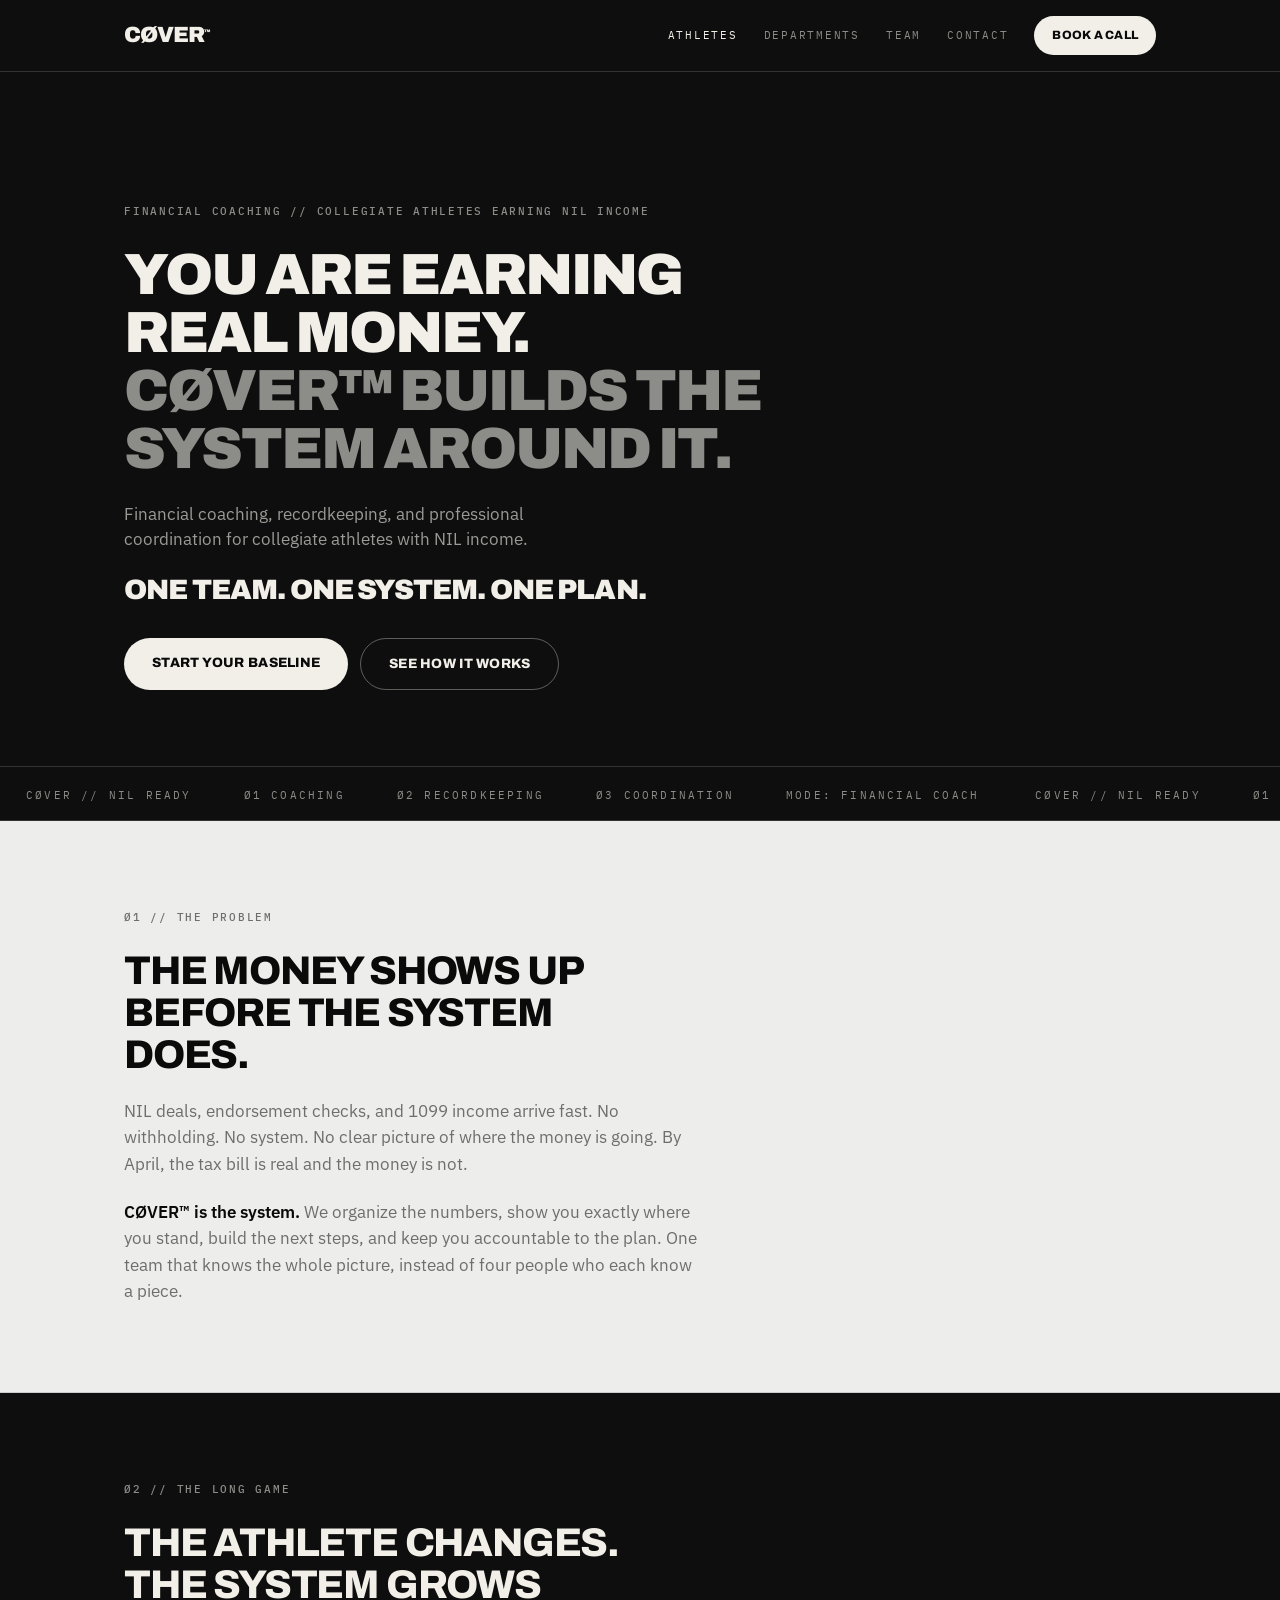
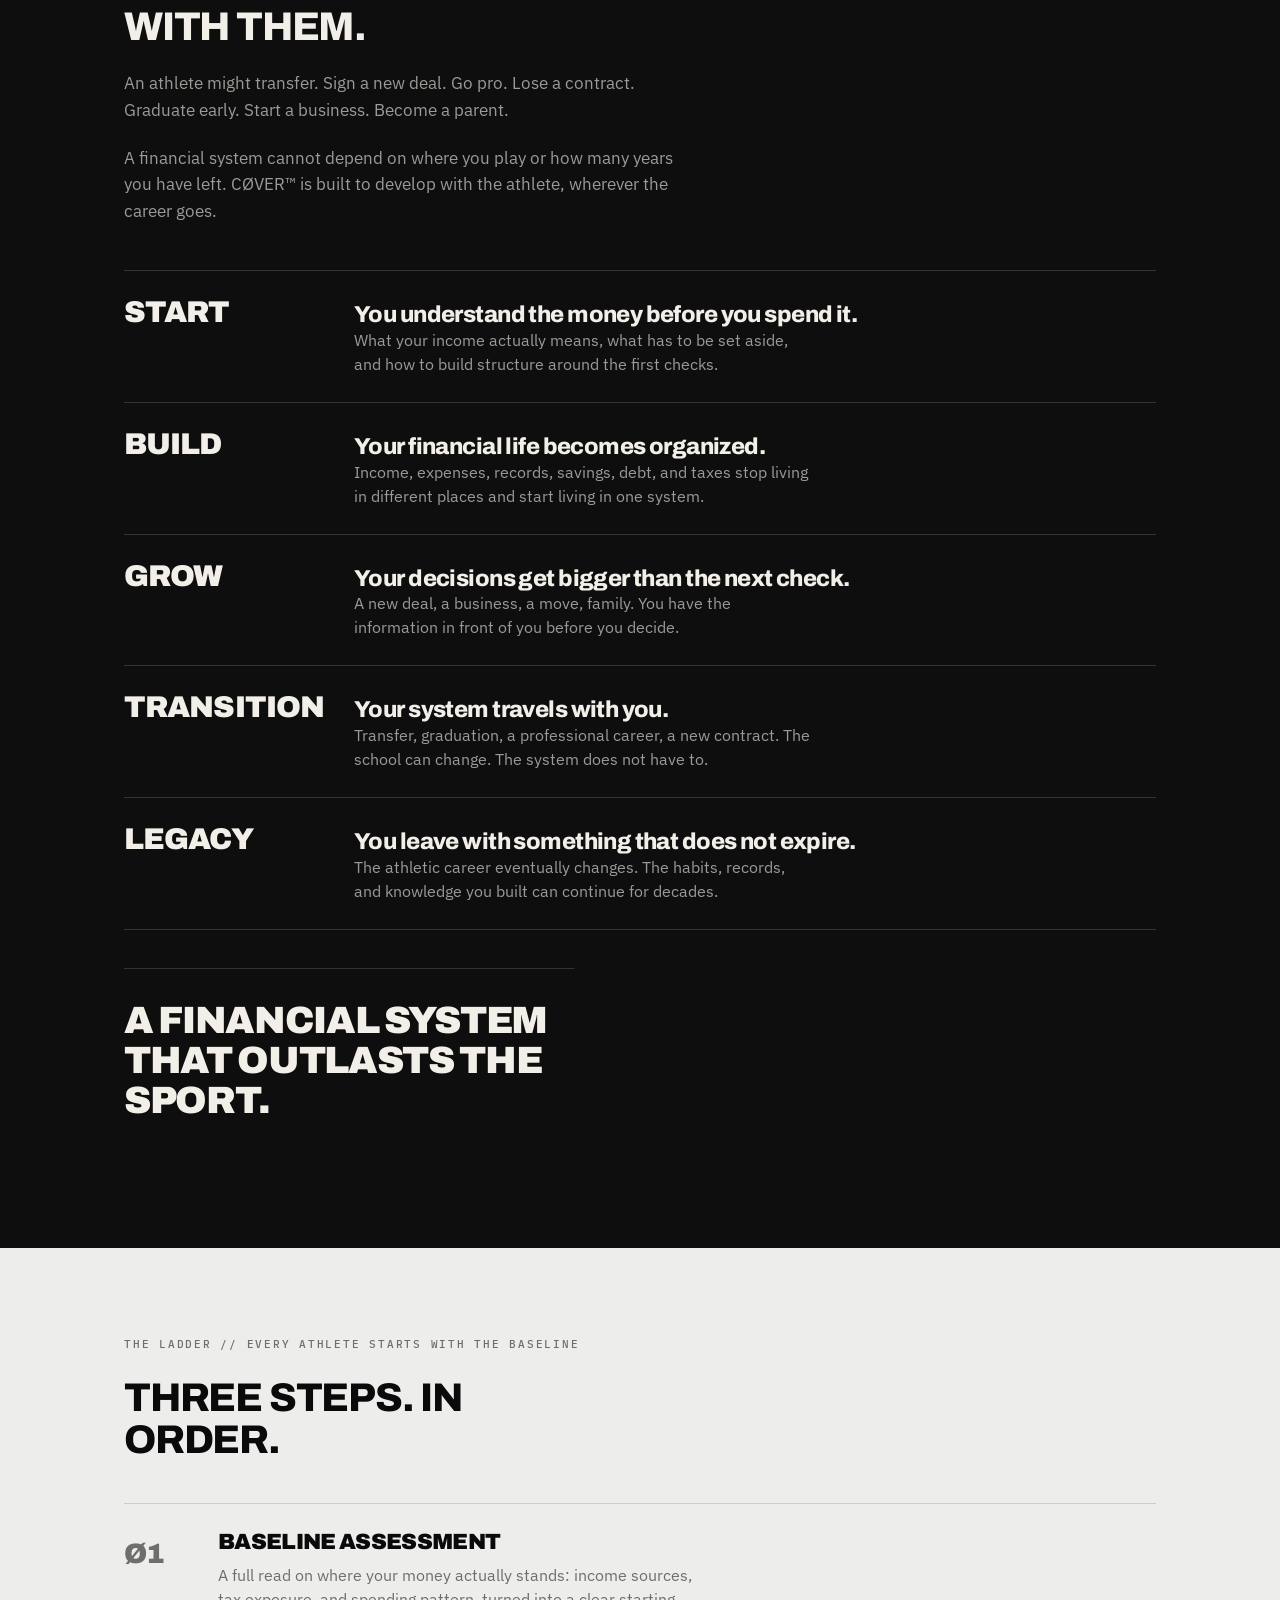
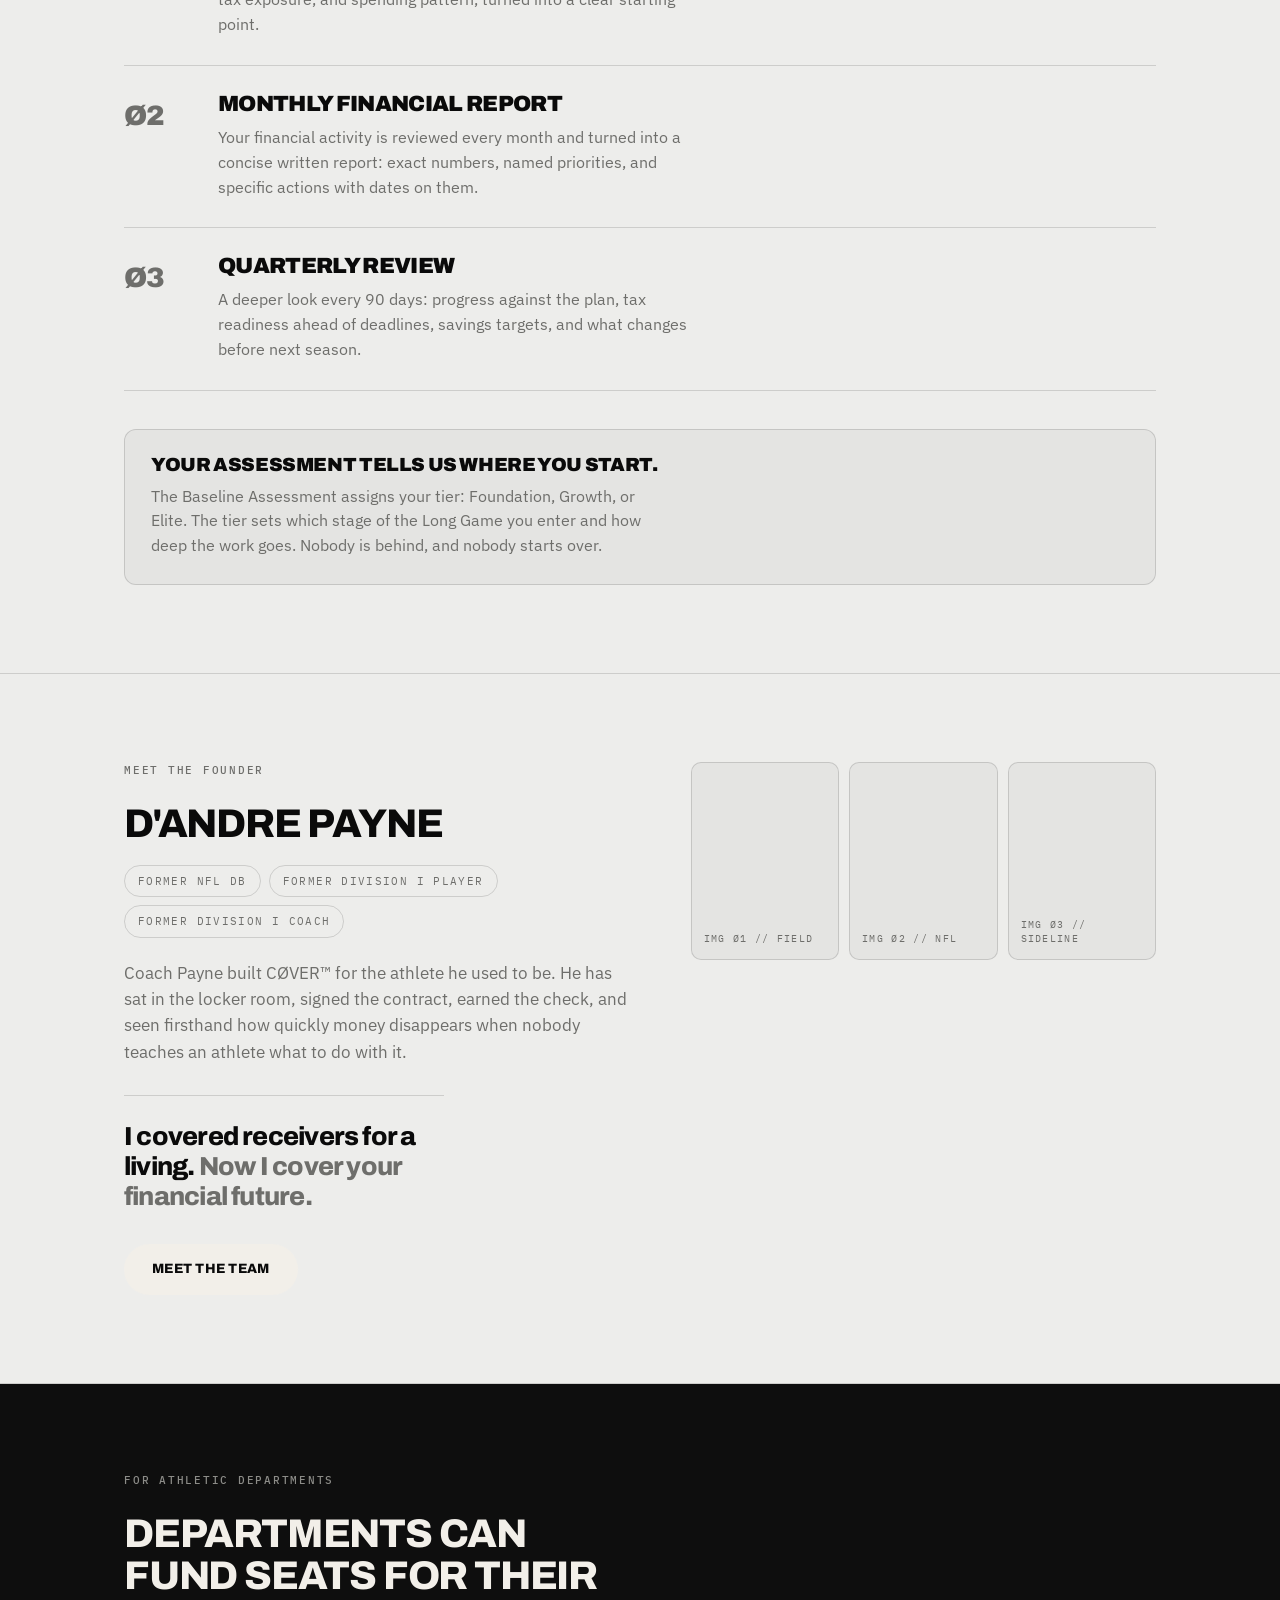
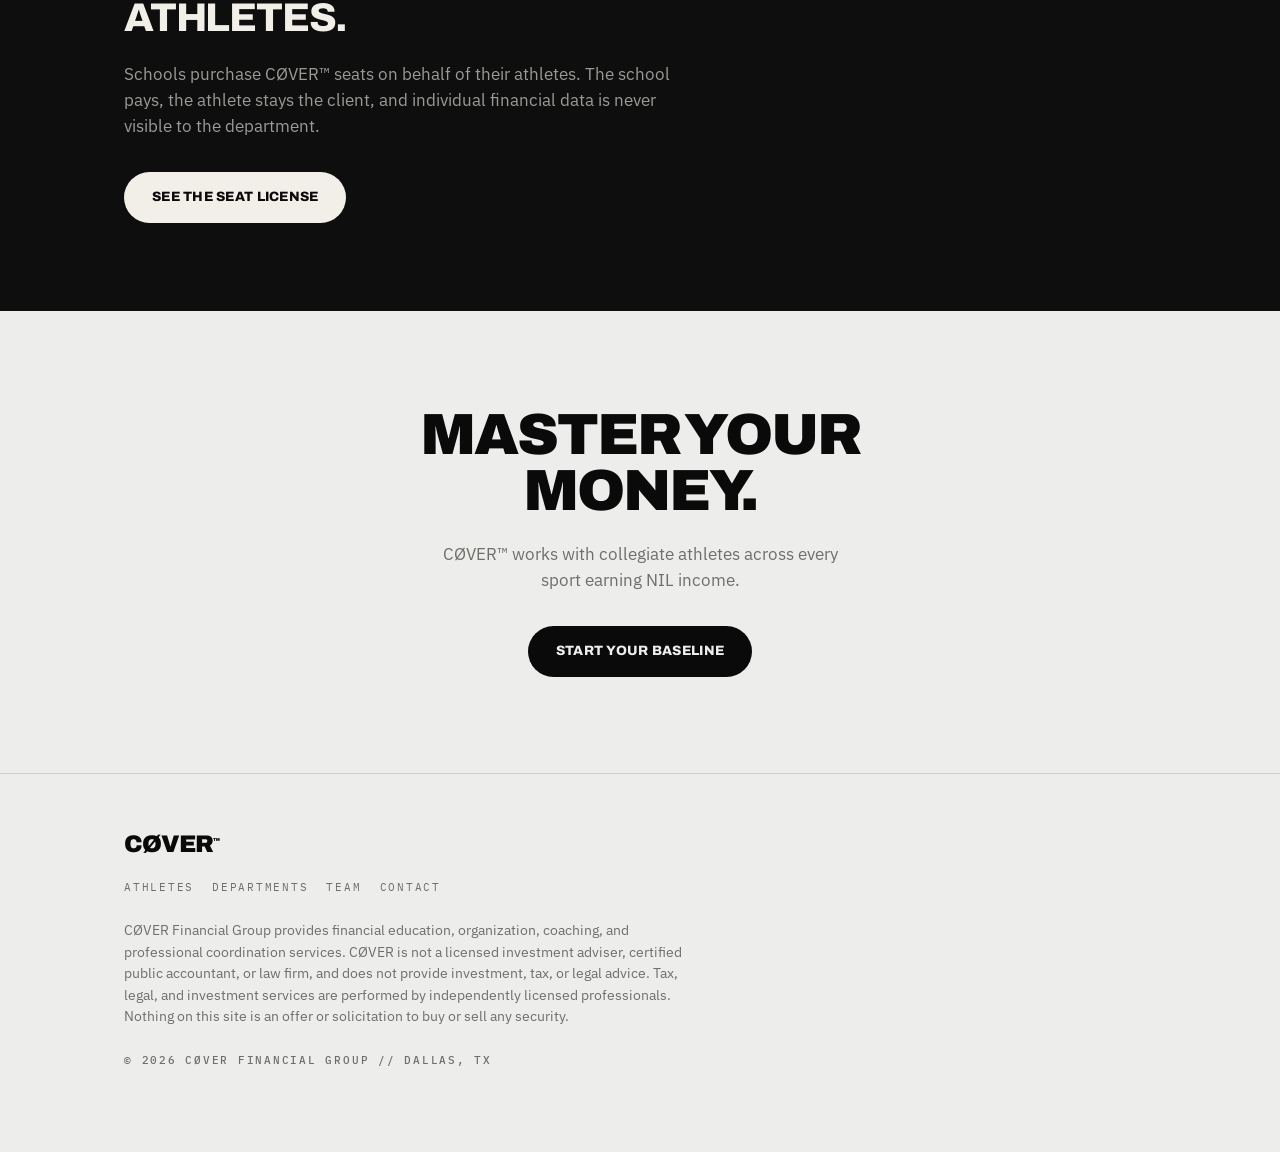
<file: index.html>
<!DOCTYPE html>
<html lang="en">
<head>
<meta charset="utf-8">
<meta name="viewport" content="width=device-width, initial-scale=1">
<title>CØVER™ — Financial Coaching for Collegiate Athletes</title>
<meta name="description" content="Financial coaching, recordkeeping, and professional coordination for collegiate athletes earning NIL income.">
<link rel="preconnect" href="https://fonts.googleapis.com">
<link rel="preconnect" href="https://fonts.gstatic.com" crossorigin>
<link href="https://fonts.googleapis.com/css2?family=Archivo:wght@600;800;900&family=IBM+Plex+Mono:wght@400;500&family=IBM+Plex+Sans:wght@400;500;600&display=swap" rel="stylesheet">
<link rel="stylesheet" href="site.css">
</head>
<body>

<nav class="nav">
  <div class="wrap">
    <a class="brand" href="index.html">CØVER<sup>™</sup></a>
    <a class="link" href="index.html">Athletes</a>
    <a class="link" href="departments.html">Departments</a>
    <a class="link" href="team.html">Team</a>
    <a class="link" href="contact.html">Contact</a>
    <a class="navcta" href="#" data-book>Book a Call</a>
  </div>
</nav>

<header class="hero">
  <div class="wrap">
    <p class="spec" style="color:var(--dimmer)">Financial Coaching // Collegiate Athletes Earning NIL Income</p>
    <h1>You are earning real money. <em>CØVER™ builds the system around it.</em></h1>
    <p class="sub">Financial coaching, recordkeeping, and professional coordination for collegiate athletes with NIL income.</p>
    <p class="roof">One team. One system. One plan.</p>
    <div class="btns">
      <a class="cta" href="#" data-book>Start Your Baseline</a>
      <a class="cta ghost" href="#longgame">See how it works</a>
    </div>
  </div>
</header>

<div class="ticker" aria-hidden="true">
  <div class="run">
    <span>CØVER // NIL READY</span><span>Ø1 COACHING</span><span>Ø2 RECORDKEEPING</span><span>Ø3 COORDINATION</span><span>MODE: FINANCIAL COACH</span>
    <span>CØVER // NIL READY</span><span>Ø1 COACHING</span><span>Ø2 RECORDKEEPING</span><span>Ø3 COORDINATION</span><span>MODE: FINANCIAL COACH</span>
  </div>
</div>

<section class="sec">
  <div class="wrap rv">
    <p class="spec eyebrow">Ø1 // The Problem</p>
    <h2 class="lede">The money shows up before the system does.</h2>
    <p class="body">NIL deals, endorsement checks, and 1099 income arrive fast. No withholding. No system. No clear picture of where the money is going. By April, the tax bill is real and the money is not.</p>
    <p class="body"><strong>CØVER™ is the system.</strong> We organize the numbers, show you exactly where you stand, build the next steps, and keep you accountable to the plan. One team that knows the whole picture, instead of four people who each know a piece.</p>
  </div>
</section>

<section class="band" id="longgame">
  <div class="wrap rv">
    <p class="spec eyebrow">Ø2 // The Long Game</p>
    <h2 class="lede">The athlete changes. The system grows with them.</h2>
    <p class="body">An athlete might transfer. Sign a new deal. Go pro. Lose a contract. Graduate early. Start a business. Become a parent.</p>
    <p class="body">A financial system cannot depend on where you play or how many years you have left. CØVER™ is built to develop with the athlete, wherever the career goes.</p>

    <div class="stages">
      <div class="stage">
        <span class="verb">Start</span>
        <div>
          <h3>You understand the money before you spend it.</h3>
          <p>What your income actually means, what has to be set aside, and how to build structure around the first checks.</p>
        </div>
      </div>
      <div class="stage">
        <span class="verb">Build</span>
        <div>
          <h3>Your financial life becomes organized.</h3>
          <p>Income, expenses, records, savings, debt, and taxes stop living in different places and start living in one system.</p>
        </div>
      </div>
      <div class="stage">
        <span class="verb">Grow</span>
        <div>
          <h3>Your decisions get bigger than the next check.</h3>
          <p>A new deal, a business, a move, family. You have the information in front of you before you decide.</p>
        </div>
      </div>
      <div class="stage">
        <span class="verb">Transition</span>
        <div>
          <h3>Your system travels with you.</h3>
          <p>Transfer, graduation, a professional career, a new contract. The school can change. The system does not have to.</p>
        </div>
      </div>
      <div class="stage">
        <span class="verb">Legacy</span>
        <div>
          <h3>You leave with something that does not expire.</h3>
          <p>The athletic career eventually changes. The habits, records, and knowledge you built can continue for decades.</p>
        </div>
      </div>
    </div>

    <p class="stamp">A financial system that outlasts the sport.</p>
  </div>
</section>

<section class="sec">
  <div class="wrap rv">
    <p class="spec eyebrow">The Ladder // Every Athlete Starts With The Baseline</p>
    <h2 class="lede">Three steps. In order.</h2>
    <div class="ladder">
      <div class="rung">
        <div class="num">Ø1</div>
        <div>
          <h3>Baseline Assessment</h3>
          <p>A full read on where your money actually stands: income sources, tax exposure, and spending pattern, turned into a clear starting point.</p>
        </div>
      </div>
      <div class="rung">
        <div class="num">Ø2</div>
        <div>
          <h3>Monthly Financial Report</h3>
          <p>Your financial activity is reviewed every month and turned into a concise written report: exact numbers, named priorities, and specific actions with dates on them.</p>
        </div>
      </div>
      <div class="rung">
        <div class="num">Ø3</div>
        <div>
          <h3>Quarterly Review</h3>
          <p>A deeper look every 90 days: progress against the plan, tax readiness ahead of deadlines, savings targets, and what changes before next season.</p>
        </div>
      </div>
    </div>
    <div class="tierbox">
      <h3>Your assessment tells us where you start.</h3>
      <p>The Baseline Assessment assigns your tier: Foundation, Growth, or Elite. The tier sets which stage of the Long Game you enter and how deep the work goes. Nobody is behind, and nobody starts over.</p>
    </div>
  </div>
</section>

<section class="sec">
  <div class="wrap founder rv">
    <div>
      <p class="spec eyebrow">Meet the Founder</p>
      <h2 class="lede" style="max-width:14ch">D'Andre Payne</h2>
      <ul class="creds">
        <li>Former NFL DB</li>
        <li>Former Division I Player</li>
        <li>Former Division I Coach</li>
      </ul>
      <p class="body">Coach Payne built CØVER™ for the athlete he used to be. He has sat in the locker room, signed the contract, earned the check, and seen firsthand how quickly money disappears when nobody teaches an athlete what to do with it.</p>
      <p class="pull">I covered receivers for a living. <span>Now I cover your financial future.</span></p>
      <div class="btns"><a class="cta dark" href="team.html">Meet the team</a></div>
    </div>
    <div class="shots">
      <div class="shot"><span>IMG Ø1 // FIELD</span></div>
      <div class="shot"><span>IMG Ø2 // NFL</span></div>
      <div class="shot"><span>IMG Ø3 // SIDELINE</span></div>
    </div>
  </div>
</section>

<section class="band">
  <div class="wrap rv">
    <p class="spec eyebrow">For Athletic Departments</p>
    <h2 class="lede">Departments can fund seats for their athletes.</h2>
    <p class="body">Schools purchase CØVER™ seats on behalf of their athletes. The school pays, the athlete stays the client, and individual financial data is never visible to the department.</p>
    <div class="btns"><a class="cta" href="departments.html">See the seat license</a></div>
  </div>
</section>

<section class="close">
  <div class="wrap rv">
    <h2>Master your money.</h2>
    <p>CØVER™ works with collegiate athletes across every sport earning NIL income.</p>
    <div class="btns"><a class="cta" href="#" data-book>Start Your Baseline</a></div>
  </div>
</section>

<footer>
  <div class="wrap">
    <div class="foot-mark">CØVER<sup style="font-size:.3em;vertical-align:super">™</sup></div>
    <div class="foot-nav">
      <a href="index.html">Athletes</a>
      <a href="departments.html">Departments</a>
      <a href="team.html">Team</a>
      <a href="contact.html">Contact</a>
    </div>
    <p class="disc">CØVER Financial Group provides financial education, organization, coaching, and professional coordination services. CØVER is not a licensed investment adviser, certified public accountant, or law firm, and does not provide investment, tax, or legal advice. Tax, legal, and investment services are performed by independently licensed professionals. Nothing on this site is an offer or solicitation to buy or sell any security.</p>
    <p class="spec" style="margin-top:24px">© 2026 CØVER Financial Group // Dallas, TX</p>
  </div>
</footer>

<script src="site.js"></script>
</body>
</html>
</file>
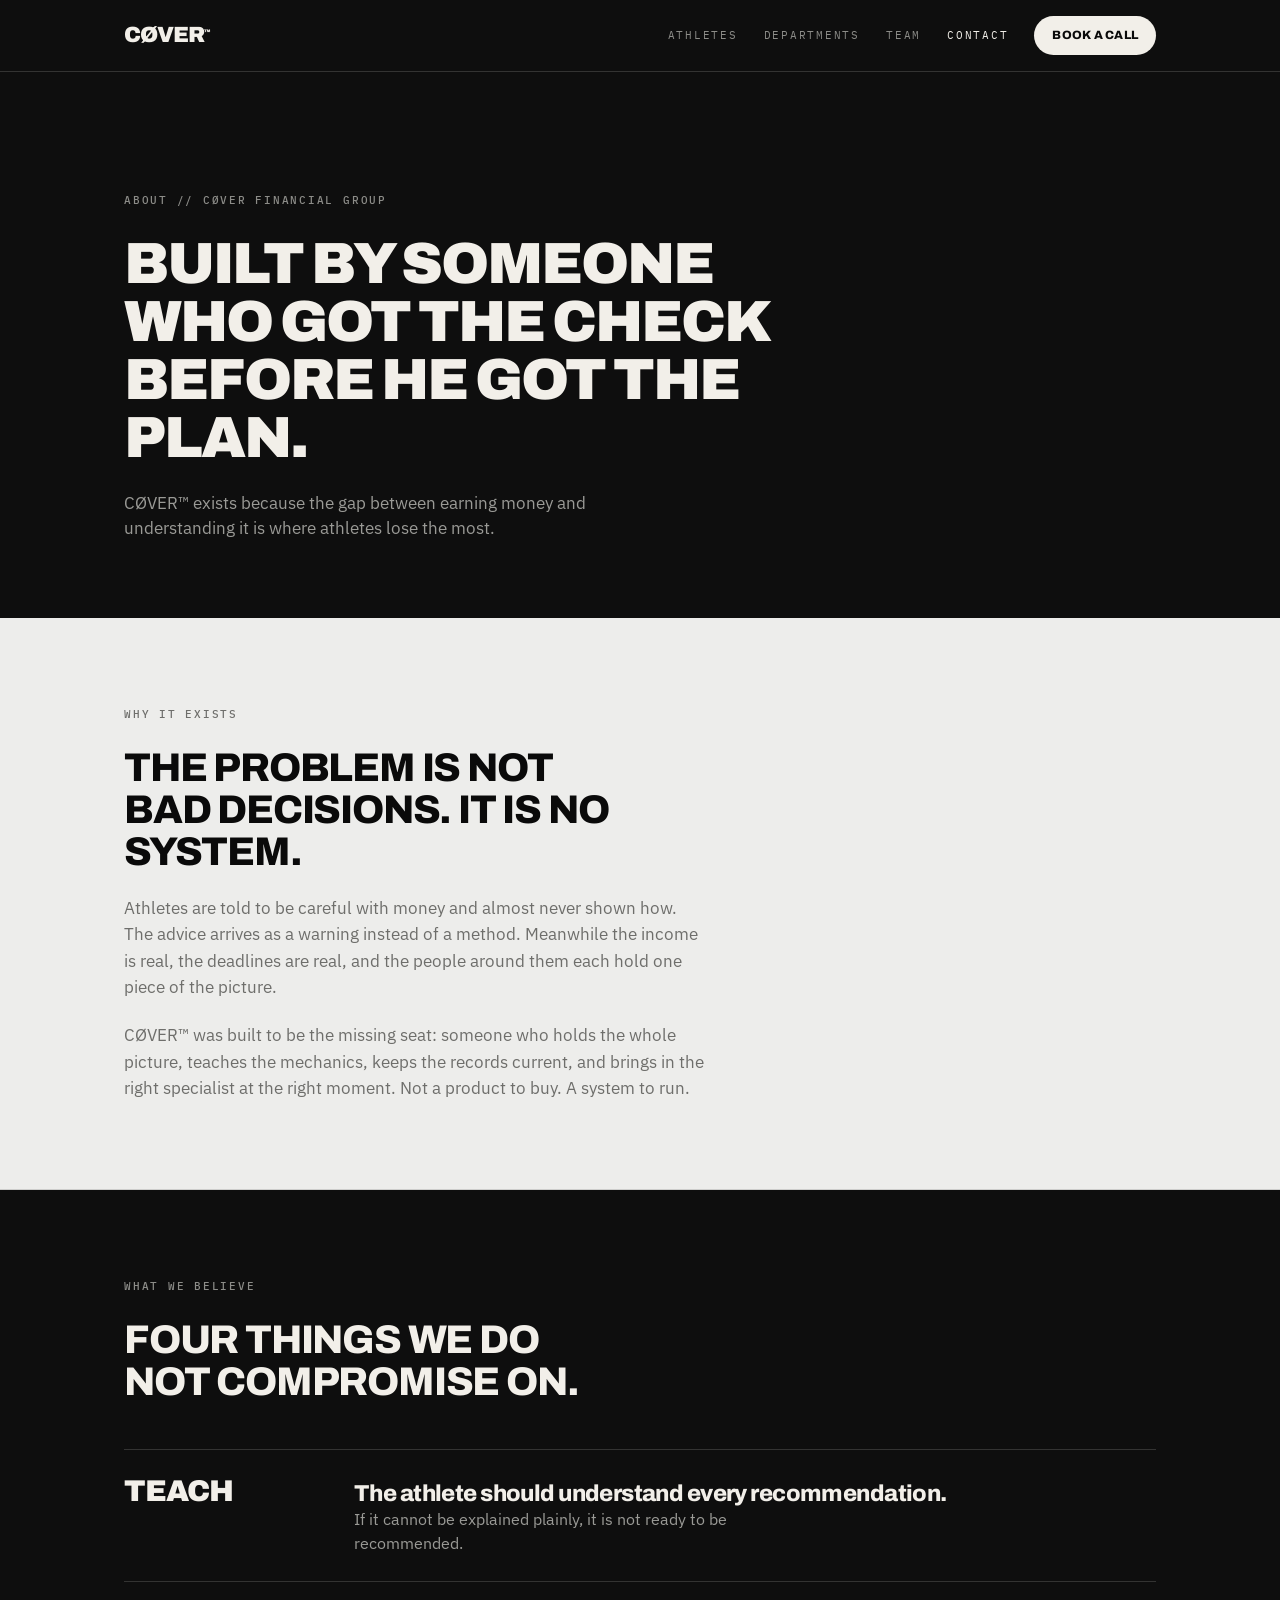
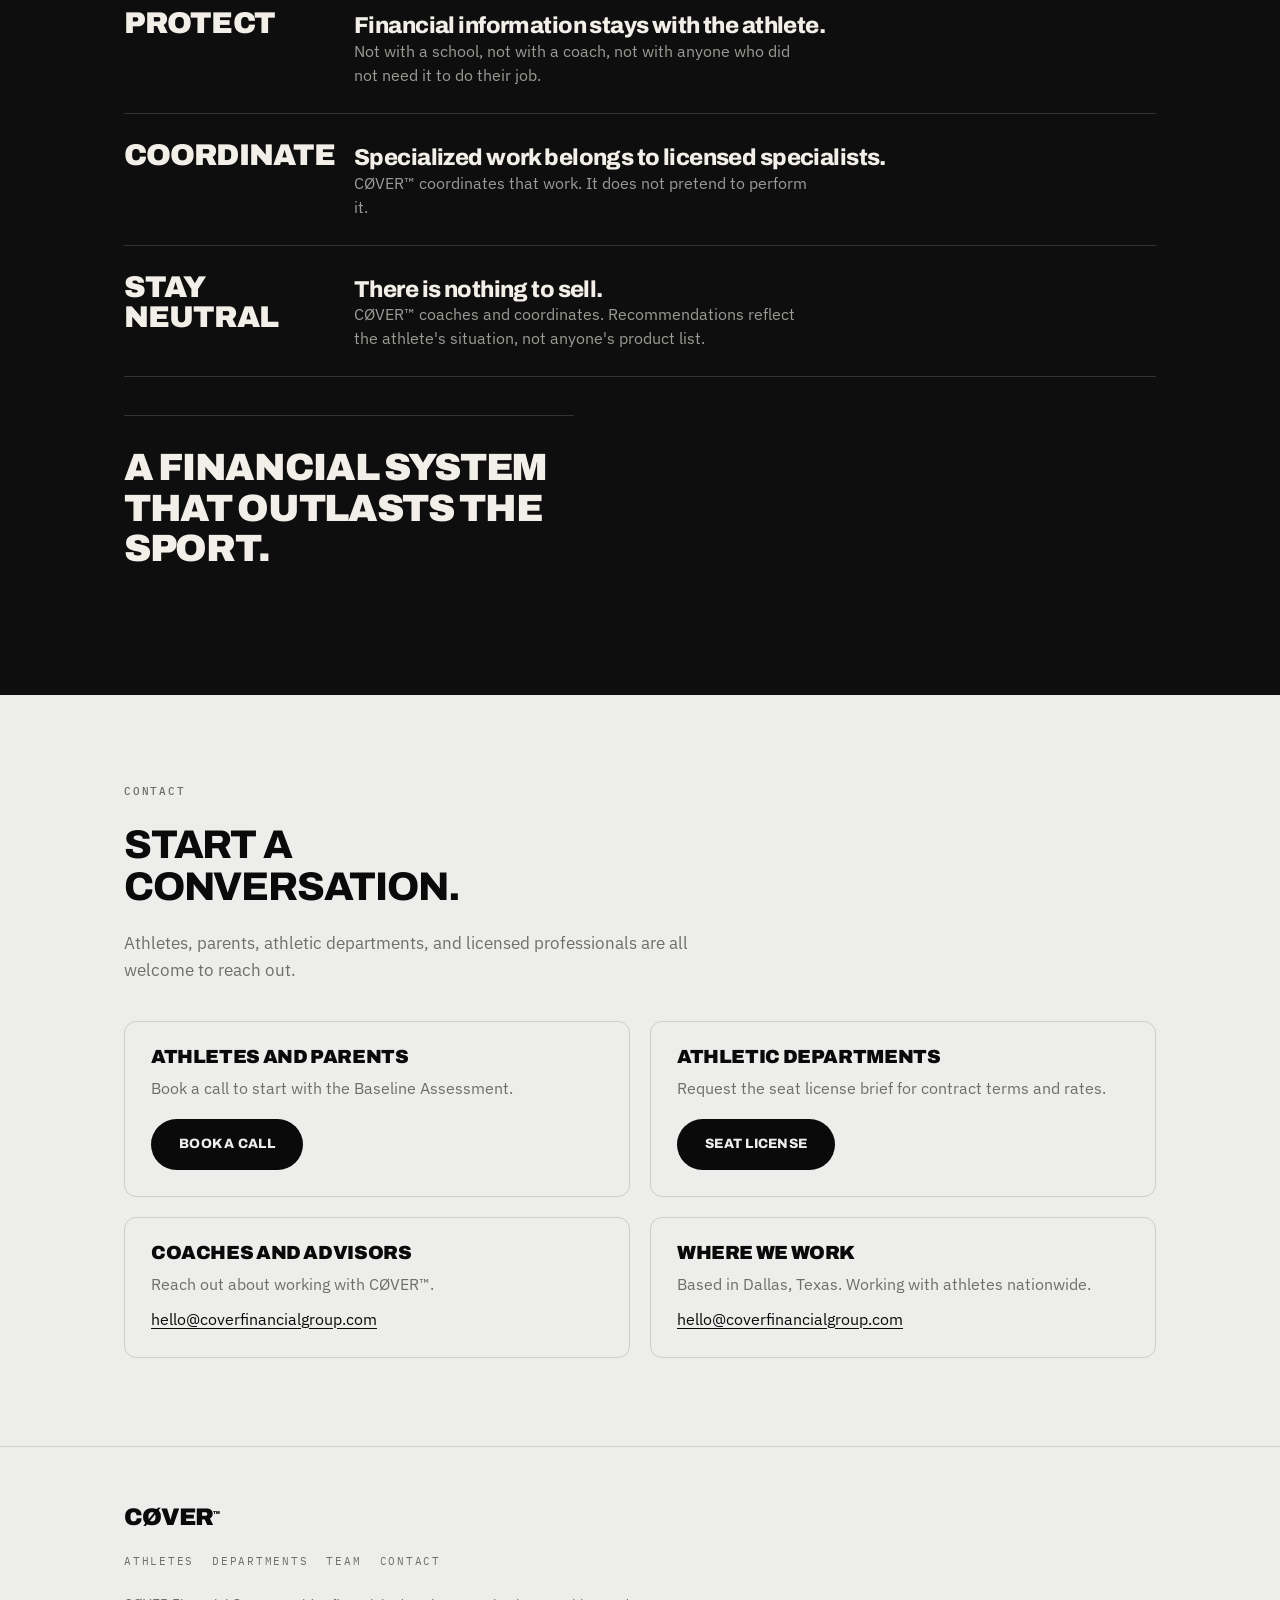
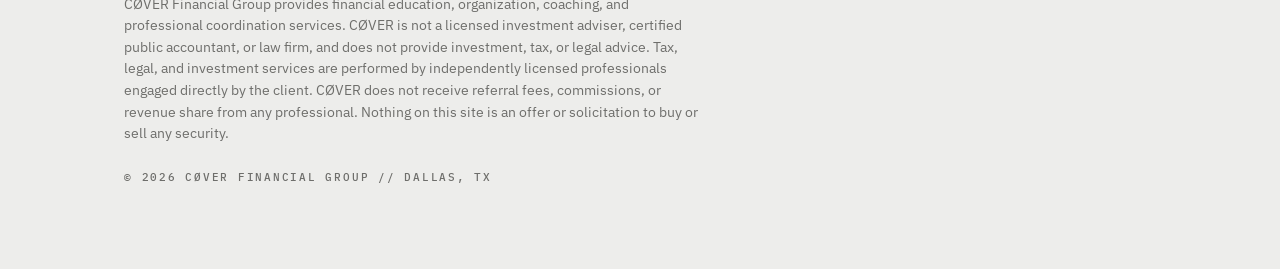
<file: contact.html>
<!DOCTYPE html>
<html lang="en">
<head>
<meta charset="utf-8">
<meta name="viewport" content="width=device-width, initial-scale=1">
<title>About and Contact — CØVER™</title>
<meta name="description" content="Why CØVER exists, what it will not compromise on, and how to start a conversation.">
<link rel="preconnect" href="https://fonts.googleapis.com">
<link rel="preconnect" href="https://fonts.gstatic.com" crossorigin>
<link href="https://fonts.googleapis.com/css2?family=Archivo:wght@600;800;900&family=IBM+Plex+Mono:wght@400;500&family=IBM+Plex+Sans:wght@400;500;600&display=swap" rel="stylesheet">
<link rel="stylesheet" href="site.css">
</head>
<body>

<nav class="nav">
  <div class="wrap">
    <a class="brand" href="index.html">CØVER<sup>™</sup></a>
    <a class="link" href="index.html">Athletes</a>
    <a class="link" href="departments.html">Departments</a>
    <a class="link" href="team.html">Team</a>
    <a class="link" href="contact.html">Contact</a>
    <a class="navcta" href="#" data-book>Book a Call</a>
  </div>
</nav>

<header class="hero">
  <div class="wrap">
    <p class="spec eyebrow" style="color:var(--dimmer)">About // CØVER Financial Group</p>
    <h1>Built by someone who got the check before he got the plan.</h1>
    <p class="sub">CØVER™ exists because the gap between earning money and understanding it is where athletes lose the most.</p>
  </div>
</header>

<section class="sec">
  <div class="wrap rv">
    <p class="spec eyebrow">Why It Exists</p>
    <h2 class="lede">The problem is not bad decisions. It is no system.</h2>
    <p class="body">Athletes are told to be careful with money and almost never shown how. The advice arrives as a warning instead of a method. Meanwhile the income is real, the deadlines are real, and the people around them each hold one piece of the picture.</p>
    <p class="body">CØVER™ was built to be the missing seat: someone who holds the whole picture, teaches the mechanics, keeps the records current, and brings in the right specialist at the right moment. Not a product to buy. A system to run.</p>
  </div>
</section>

<section class="band">
  <div class="wrap rv">
    <p class="spec eyebrow">What We Believe</p>
    <h2 class="lede">Four things we do not compromise on.</h2>
    <div class="stages">
      <div class="stage">
        <span class="verb">Teach</span>
        <div>
          <h3>The athlete should understand every recommendation.</h3>
          <p>If it cannot be explained plainly, it is not ready to be recommended.</p>
        </div>
      </div>
      <div class="stage">
        <span class="verb">Protect</span>
        <div>
          <h3>Financial information stays with the athlete.</h3>
          <p>Not with a school, not with a coach, not with anyone who did not need it to do their job.</p>
        </div>
      </div>
      <div class="stage">
        <span class="verb">Coordinate</span>
        <div>
          <h3>Specialized work belongs to licensed specialists.</h3>
          <p>CØVER™ coordinates that work. It does not pretend to perform it.</p>
        </div>
      </div>
      <div class="stage">
        <span class="verb">Stay Neutral</span>
        <div>
          <h3>There is nothing to sell.</h3>
          <p>CØVER™ coaches and coordinates. Recommendations reflect the athlete's situation, not anyone's product list.</p>
        </div>
      </div>
    </div>
    <p class="stamp">A financial system that outlasts the sport.</p>
  </div>
</section>

<section class="sec">
  <div class="wrap rv">
    <p class="spec eyebrow">Contact</p>
    <h2 class="lede">Start a conversation.</h2>
    <p class="body">Athletes, parents, athletic departments, and licensed professionals are all welcome to reach out.</p>
    <div class="contact">
      <div class="cbox">
        <h3>Athletes and parents</h3>
        <p>Book a call to start with the Baseline Assessment.</p>
        <a class="cta" href="#" data-book>Book a Call</a>
      </div>
      <div class="cbox">
        <h3>Athletic departments</h3>
        <p>Request the seat license brief for contract terms and rates.</p>
        <a class="cta" href="departments.html">Seat license</a>
      </div>
      <div class="cbox">
        <h3>Coaches and advisors</h3>
        <p>Reach out about working with CØVER™.</p>
        <p><a class="mail" href="#" data-email>email</a></p>
      </div>
      <div class="cbox">
        <h3>Where we work</h3>
        <p>Based in Dallas, Texas. Working with athletes nationwide.</p>
        <p><a class="mail" href="#" data-email>email</a></p>
      </div>
    </div>
  </div>
</section>

<footer>
  <div class="wrap">
    <div class="foot-mark">CØVER<sup style="font-size:.3em;vertical-align:super">™</sup></div>
    <div class="foot-nav">
      <a href="index.html">Athletes</a>
      <a href="departments.html">Departments</a>
      <a href="team.html">Team</a>
      <a href="contact.html">Contact</a>
    </div>
    <p class="disc">CØVER Financial Group provides financial education, organization, coaching, and professional coordination services. CØVER is not a licensed investment adviser, certified public accountant, or law firm, and does not provide investment, tax, or legal advice. Tax, legal, and investment services are performed by independently licensed professionals engaged directly by the client. CØVER does not receive referral fees, commissions, or revenue share from any professional. Nothing on this site is an offer or solicitation to buy or sell any security.</p>
    <p class="spec" style="margin-top:24px">© 2026 CØVER Financial Group // Dallas, TX</p>
  </div>
</footer>

<script src="site.js"></script>
</body>
</html>
</file>
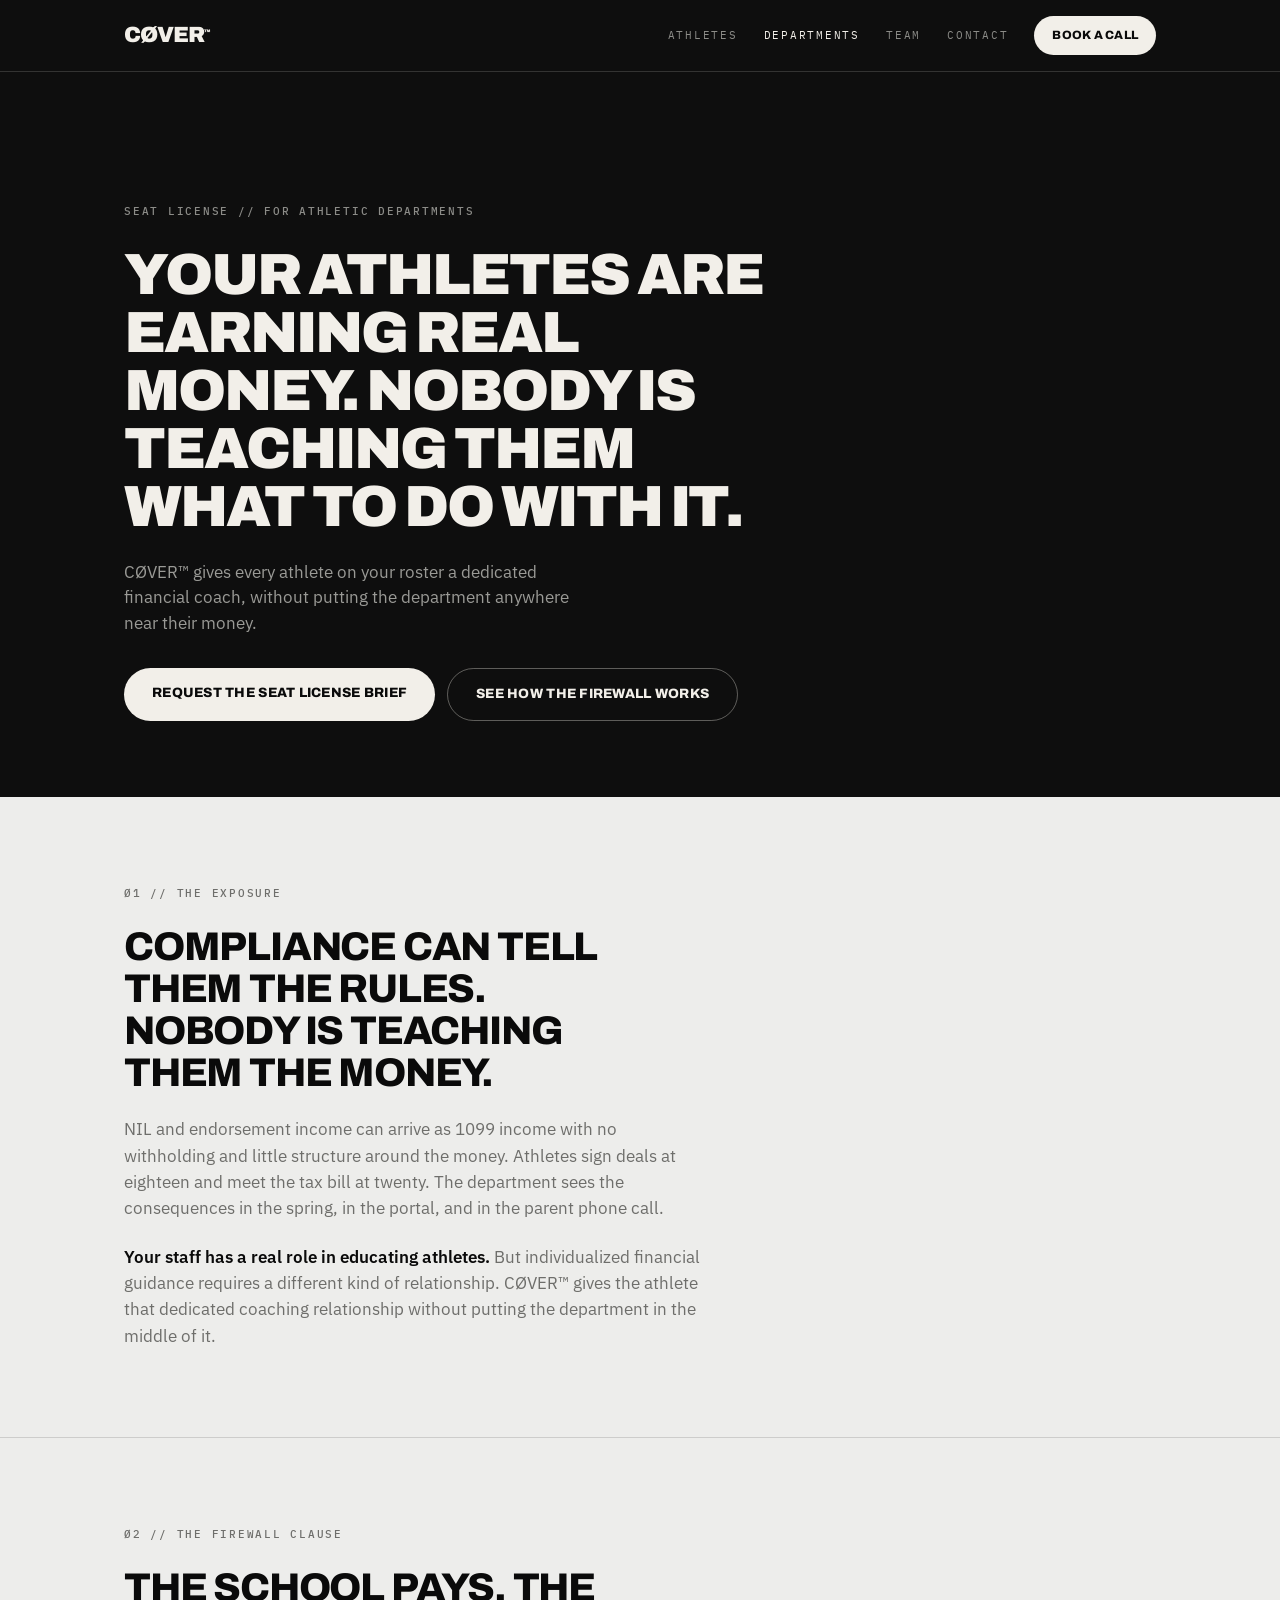
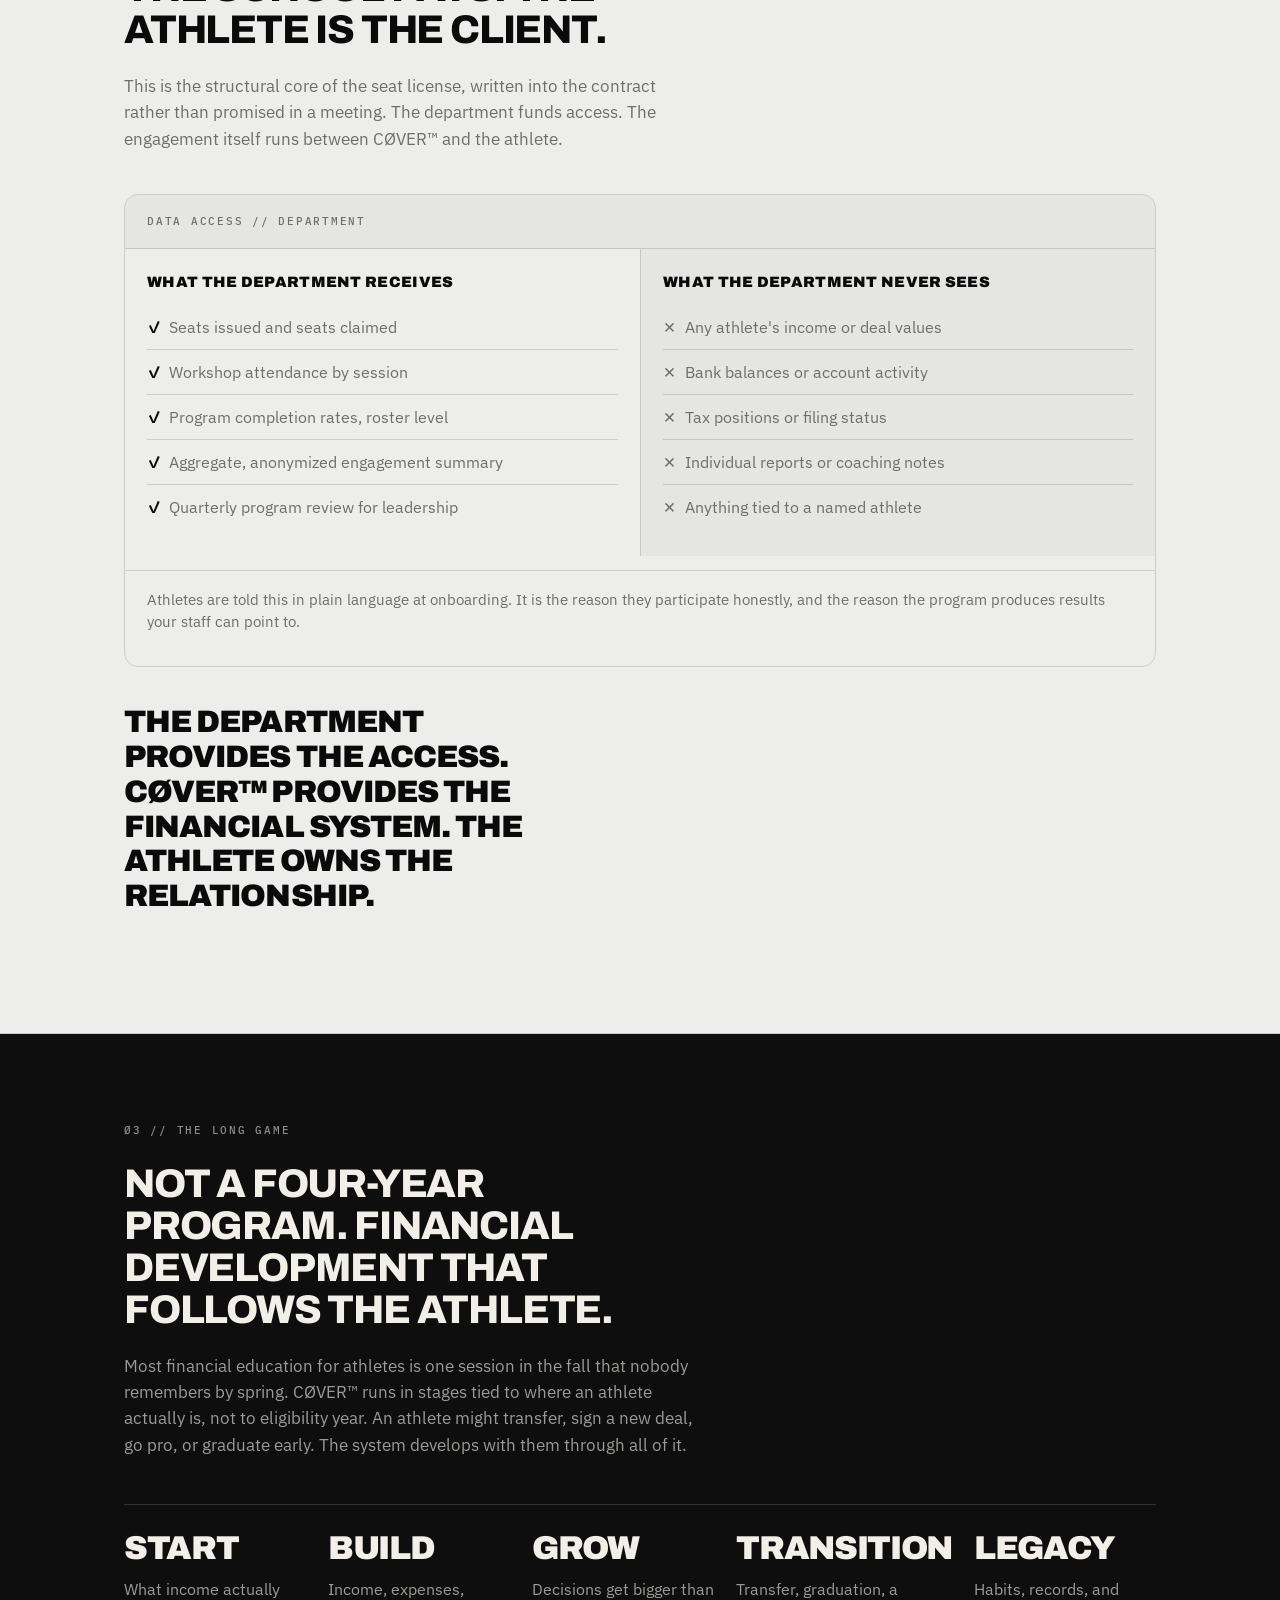
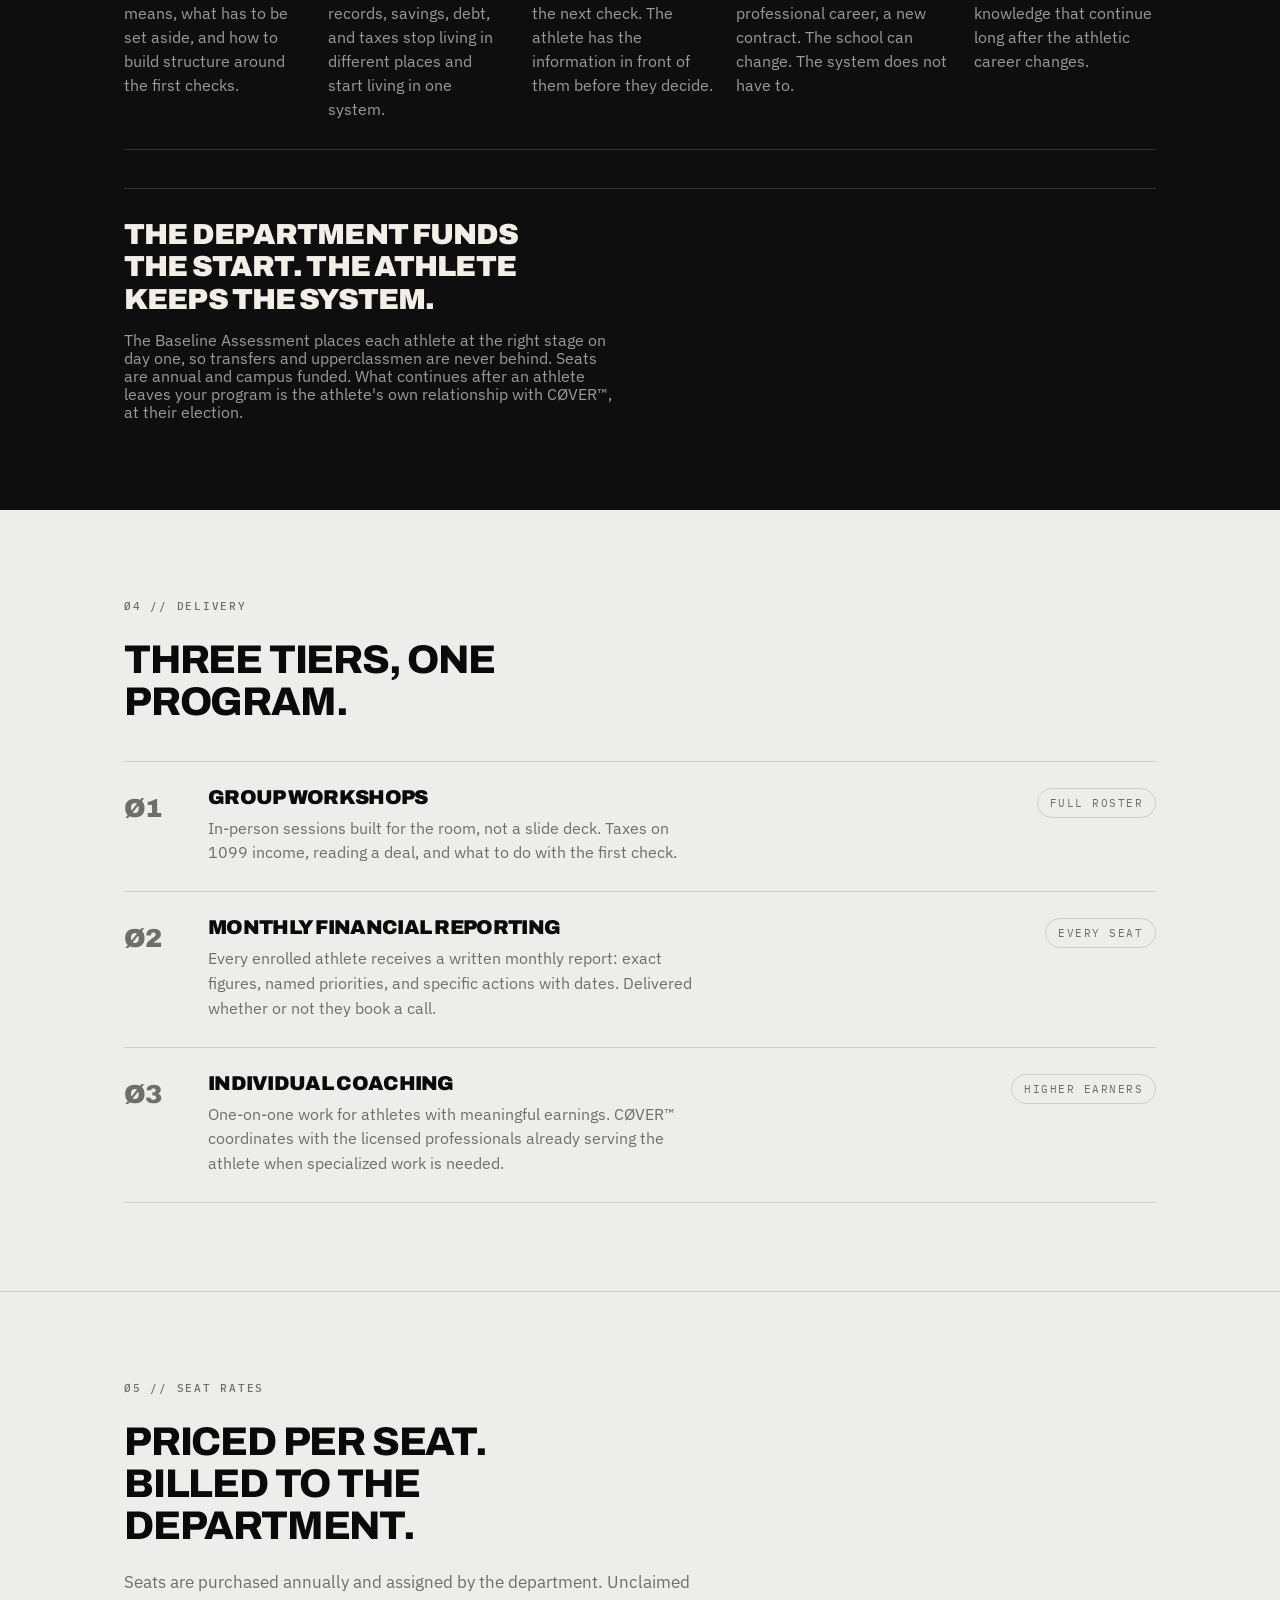
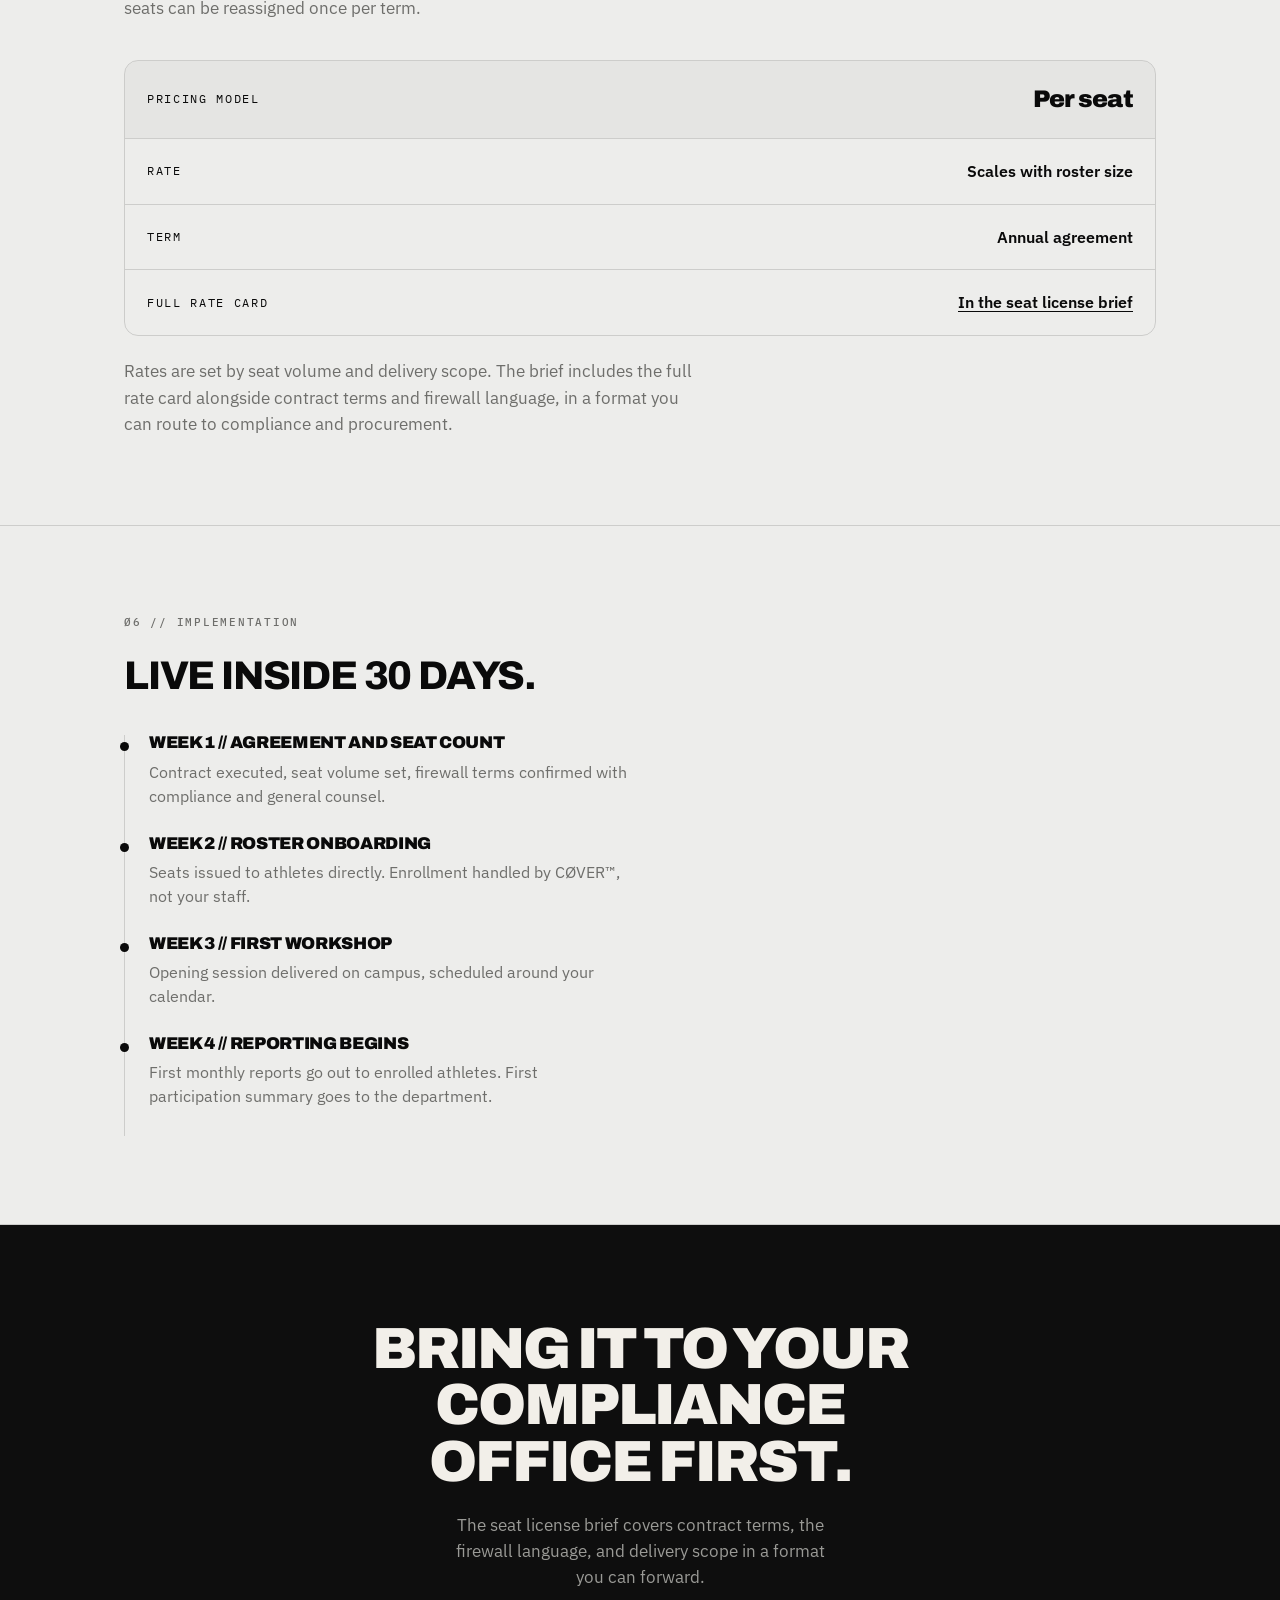
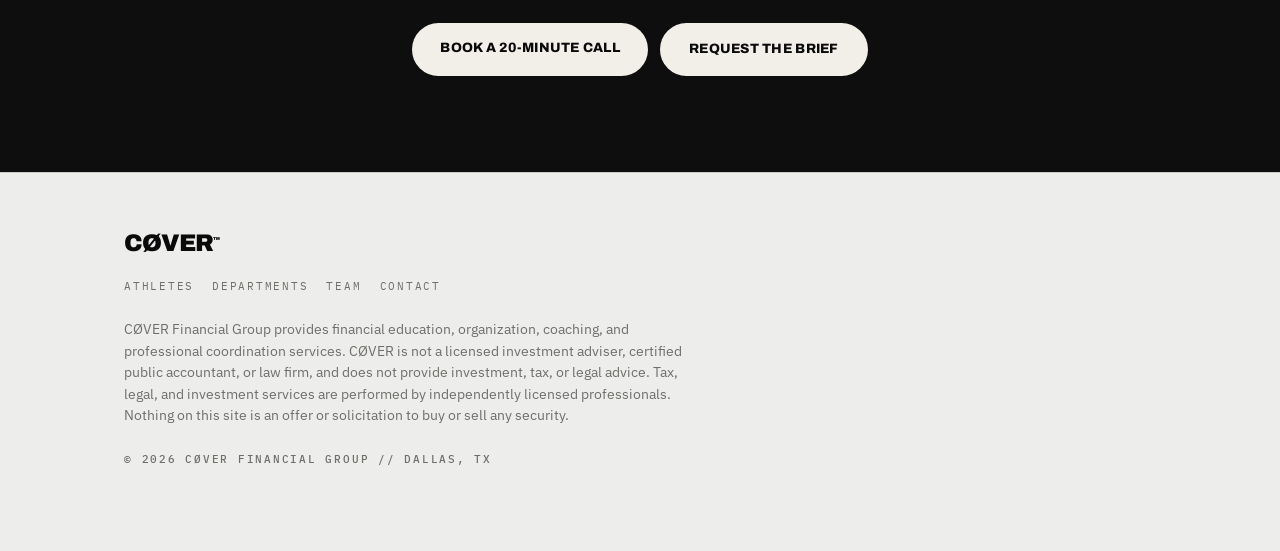
<file: departments.html>
<!DOCTYPE html>
<html lang="en">
<head>
<meta charset="utf-8">
<meta name="viewport" content="width=device-width, initial-scale=1">
<title>CØVER™ for Athletic Departments — Seat License</title>
<meta name="description" content="Athletic departments fund seats so athletes get a dedicated financial coach, with a contractual firewall protecting athlete financial data.">
<link rel="preconnect" href="https://fonts.googleapis.com">
<link rel="preconnect" href="https://fonts.gstatic.com" crossorigin>
<link href="https://fonts.googleapis.com/css2?family=Archivo:wght@600;800;900&family=IBM+Plex+Mono:wght@400;500&family=IBM+Plex+Sans:wght@400;500;600&display=swap" rel="stylesheet">
<link rel="stylesheet" href="site.css">
</head>
<body>

<nav class="nav">
  <div class="wrap">
    <a class="brand" href="index.html">CØVER<sup>™</sup></a>
    <a class="link" href="index.html">Athletes</a>
    <a class="link" href="departments.html">Departments</a>
    <a class="link" href="team.html">Team</a>
    <a class="link" href="contact.html">Contact</a>
    <a class="navcta" href="#" data-book>Book a Call</a>
  </div>
</nav>

<header class="hero">
  <div class="wrap">
    <p class="spec" style="color:var(--dimmer)">Seat License // For Athletic Departments</p>
    <h1>Your athletes are earning real money. Nobody is teaching them what to do with it.</h1>
    <p class="sub">CØVER™ gives every athlete on your roster a dedicated financial coach, without putting the department anywhere near their money.</p>
    <div class="btns">
      <a class="cta" href="#brief">Request the Seat License Brief</a>
      <a class="cta ghost" href="#firewall">See how the firewall works</a>
    </div>
  </div>
</header>

<section class="sec">
  <div class="wrap rv">
    <p class="spec eyebrow">Ø1 // The Exposure</p>
    <h2 class="lede">Compliance can tell them the rules. Nobody is teaching them the money.</h2>
    <p class="body">NIL and endorsement income can arrive as 1099 income with no withholding and little structure around the money. Athletes sign deals at eighteen and meet the tax bill at twenty. The department sees the consequences in the spring, in the portal, and in the parent phone call.</p>
    <p class="body"><strong>Your staff has a real role in educating athletes.</strong> But individualized financial guidance requires a different kind of relationship. CØVER™ gives the athlete that dedicated coaching relationship without putting the department in the middle of it.</p>
  </div>
</section>

<section class="sec" id="firewall">
  <div class="wrap rv">
    <p class="spec eyebrow">Ø2 // The Firewall Clause</p>
    <h2 class="lede">The school pays. The athlete is the client.</h2>
    <p class="body">This is the structural core of the seat license, written into the contract rather than promised in a meeting. The department funds access. The engagement itself runs between CØVER™ and the athlete.</p>

    <div class="fw">
      <div class="fw-head"><p class="spec" style="margin:0">Data Access // Department</p></div>
      <div class="fw-cols">
        <div class="fw-col fw-yes">
          <h3>What the department receives</h3>
          <ul>
            <li>Seats issued and seats claimed</li>
            <li>Workshop attendance by session</li>
            <li>Program completion rates, roster level</li>
            <li>Aggregate, anonymized engagement summary</li>
            <li>Quarterly program review for leadership</li>
          </ul>
        </div>
        <div class="fw-col fw-no">
          <h3>What the department never sees</h3>
          <ul>
            <li>Any athlete's income or deal values</li>
            <li>Bank balances or account activity</li>
            <li>Tax positions or filing status</li>
            <li>Individual reports or coaching notes</li>
            <li>Anything tied to a named athlete</li>
          </ul>
        </div>
      </div>
      <p class="fw-note">Athletes are told this in plain language at onboarding. It is the reason they participate honestly, and the reason the program produces results your staff can point to.</p>
    </div>

    <p class="oneline">The department provides the access. CØVER™ provides the financial system. The athlete owns the relationship.</p>
  </div>
</section>

<section class="band">
  <div class="wrap rv">
    <p class="spec eyebrow">Ø3 // The Long Game</p>
    <h2 class="lede">Not a four-year program. Financial development that follows the athlete.</h2>
    <p class="body">Most financial education for athletes is one session in the fall that nobody remembers by spring. CØVER™ runs in stages tied to where an athlete actually is, not to eligibility year. An athlete might transfer, sign a new deal, go pro, or graduate early. The system develops with them through all of it.</p>

    <div class="steps">
      <div class="step">
        <span class="verb">Start</span>
        <p>What income actually means, what has to be set aside, and how to build structure around the first checks.</p>
      </div>
      <div class="step">
        <span class="verb">Build</span>
        <p>Income, expenses, records, savings, debt, and taxes stop living in different places and start living in one system.</p>
      </div>
      <div class="step">
        <span class="verb">Grow</span>
        <p>Decisions get bigger than the next check. The athlete has the information in front of them before they decide.</p>
      </div>
      <div class="step">
        <span class="verb">Transition</span>
        <p>Transfer, graduation, a professional career, a new contract. The school can change. The system does not have to.</p>
      </div>
      <div class="step">
        <span class="verb">Legacy</span>
        <p>Habits, records, and knowledge that continue long after the athletic career changes.</p>
      </div>
    </div>

    <div class="note">
      <p>The department funds the start. The athlete keeps the system.</p>
      <p class="sub2">The Baseline Assessment places each athlete at the right stage on day one, so transfers and upperclassmen are never behind. Seats are annual and campus funded. What continues after an athlete leaves your program is the athlete's own relationship with CØVER™, at their election.</p>
    </div>
  </div>
</section>

<section class="sec">
  <div class="wrap rv">
    <p class="spec eyebrow">Ø4 // Delivery</p>
    <h2 class="lede">Three tiers, one program.</h2>
    <div class="tiers">
      <div class="tier">
        <div class="num">Ø1</div>
        <div>
          <h3>Group Workshops</h3>
          <p>In-person sessions built for the room, not a slide deck. Taxes on 1099 income, reading a deal, and what to do with the first check.</p>
        </div>
        <span class="who">Full roster</span>
      </div>
      <div class="tier">
        <div class="num">Ø2</div>
        <div>
          <h3>Monthly Financial Reporting</h3>
          <p>Every enrolled athlete receives a written monthly report: exact figures, named priorities, and specific actions with dates. Delivered whether or not they book a call.</p>
        </div>
        <span class="who">Every seat</span>
      </div>
      <div class="tier">
        <div class="num">Ø3</div>
        <div>
          <h3>Individual Coaching</h3>
          <p>One-on-one work for athletes with meaningful earnings. CØVER™ coordinates with the licensed professionals already serving the athlete when specialized work is needed.</p>
        </div>
        <span class="who">Higher earners</span>
      </div>
    </div>
  </div>
</section>

<section class="sec">
  <div class="wrap rv">
    <p class="spec eyebrow">Ø5 // Seat Rates</p>
    <h2 class="lede">Priced per seat. Billed to the department.</h2>
    <p class="body">Seats are purchased annually and assigned by the department. Unclaimed seats can be reassigned once per term.</p>
    <div class="rate">
      <div class="rate-row"><span class="qty">Pricing model</span><span class="amt">Per seat</span></div>
      <div class="rate-row"><span class="qty">Rate</span><span class="amt sm">Scales with roster size</span></div>
      <div class="rate-row"><span class="qty">Term</span><span class="amt sm">Annual agreement</span></div>
      <div class="rate-row"><span class="qty">Full rate card</span><span class="amt sm"><a class="inline" href="#brief">In the seat license brief</a></span></div>
    </div>
    <p class="body">Rates are set by seat volume and delivery scope. The brief includes the full rate card alongside contract terms and firewall language, in a format you can route to compliance and procurement.</p>
  </div>
</section>

<section class="sec">
  <div class="wrap rv">
    <p class="spec eyebrow">Ø6 // Implementation</p>
    <h2 class="lede">Live inside 30 days.</h2>
    <div class="tl">
      <div class="tl-item">
        <h3>Week 1 // Agreement and seat count</h3>
        <p>Contract executed, seat volume set, firewall terms confirmed with compliance and general counsel.</p>
      </div>
      <div class="tl-item">
        <h3>Week 2 // Roster onboarding</h3>
        <p>Seats issued to athletes directly. Enrollment handled by CØVER™, not your staff.</p>
      </div>
      <div class="tl-item">
        <h3>Week 3 // First workshop</h3>
        <p>Opening session delivered on campus, scheduled around your calendar.</p>
      </div>
      <div class="tl-item">
        <h3>Week 4 // Reporting begins</h3>
        <p>First monthly reports go out to enrolled athletes. First participation summary goes to the department.</p>
      </div>
    </div>
  </div>
</section>

<section class="band close" id="brief">
  <div class="wrap rv">
    <h2>Bring it to your compliance office first.</h2>
    <p>The seat license brief covers contract terms, the firewall language, and delivery scope in a format you can forward.</p>
    <div class="btns">
      <a class="cta" href="#" data-book>Book a 20-minute call</a>
      <a class="cta ghost" href="contact.html">Request the brief</a>
    </div>
  </div>
</section>

<footer>
  <div class="wrap">
    <div class="foot-mark">CØVER<sup style="font-size:.3em;vertical-align:super">™</sup></div>
    <div class="foot-nav">
      <a href="index.html">Athletes</a>
      <a href="departments.html">Departments</a>
      <a href="team.html">Team</a>
      <a href="contact.html">Contact</a>
    </div>
    <p class="disc">CØVER Financial Group provides financial education, organization, coaching, and professional coordination services. CØVER is not a licensed investment adviser, certified public accountant, or law firm, and does not provide investment, tax, or legal advice. Tax, legal, and investment services are performed by independently licensed professionals. Nothing on this site is an offer or solicitation to buy or sell any security.</p>
    <p class="spec" style="margin-top:24px">© 2026 CØVER Financial Group // Dallas, TX</p>
  </div>
</footer>

<script src="site.js"></script>
</body>
</html>
</file>
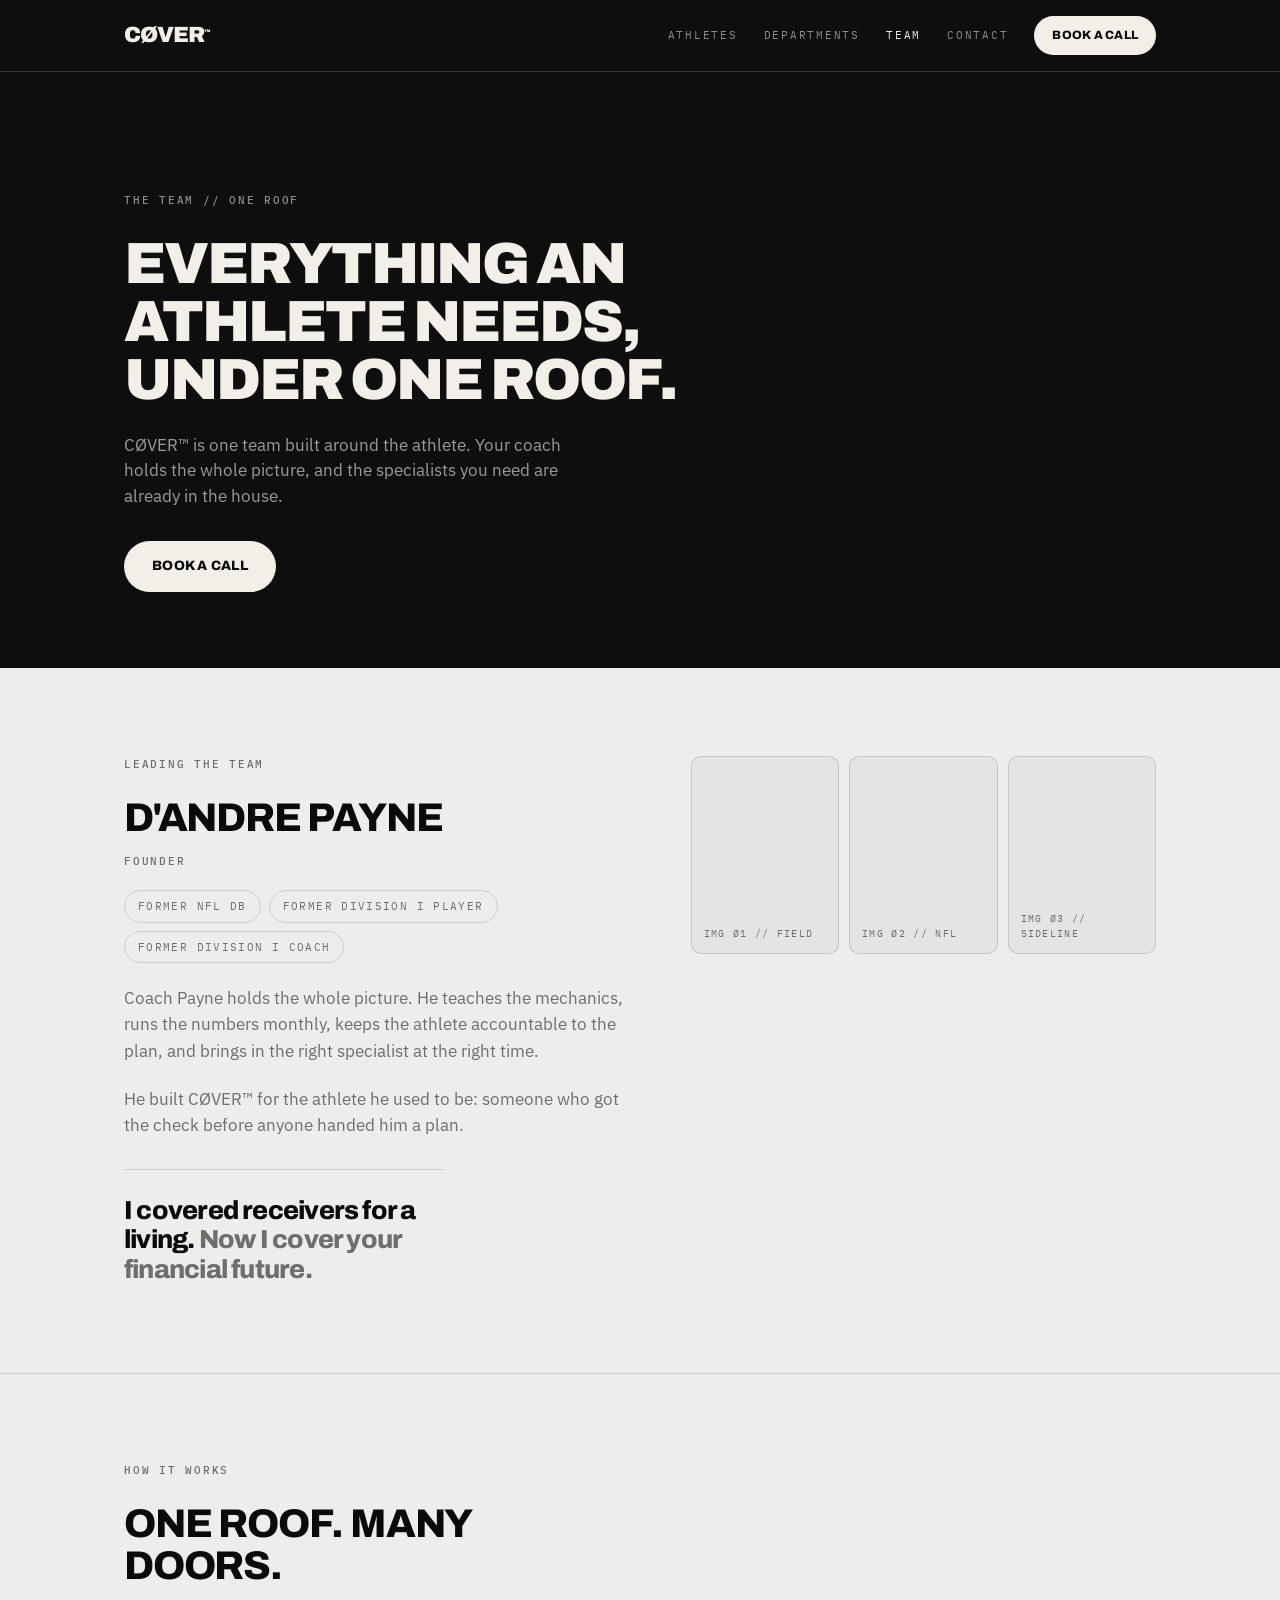
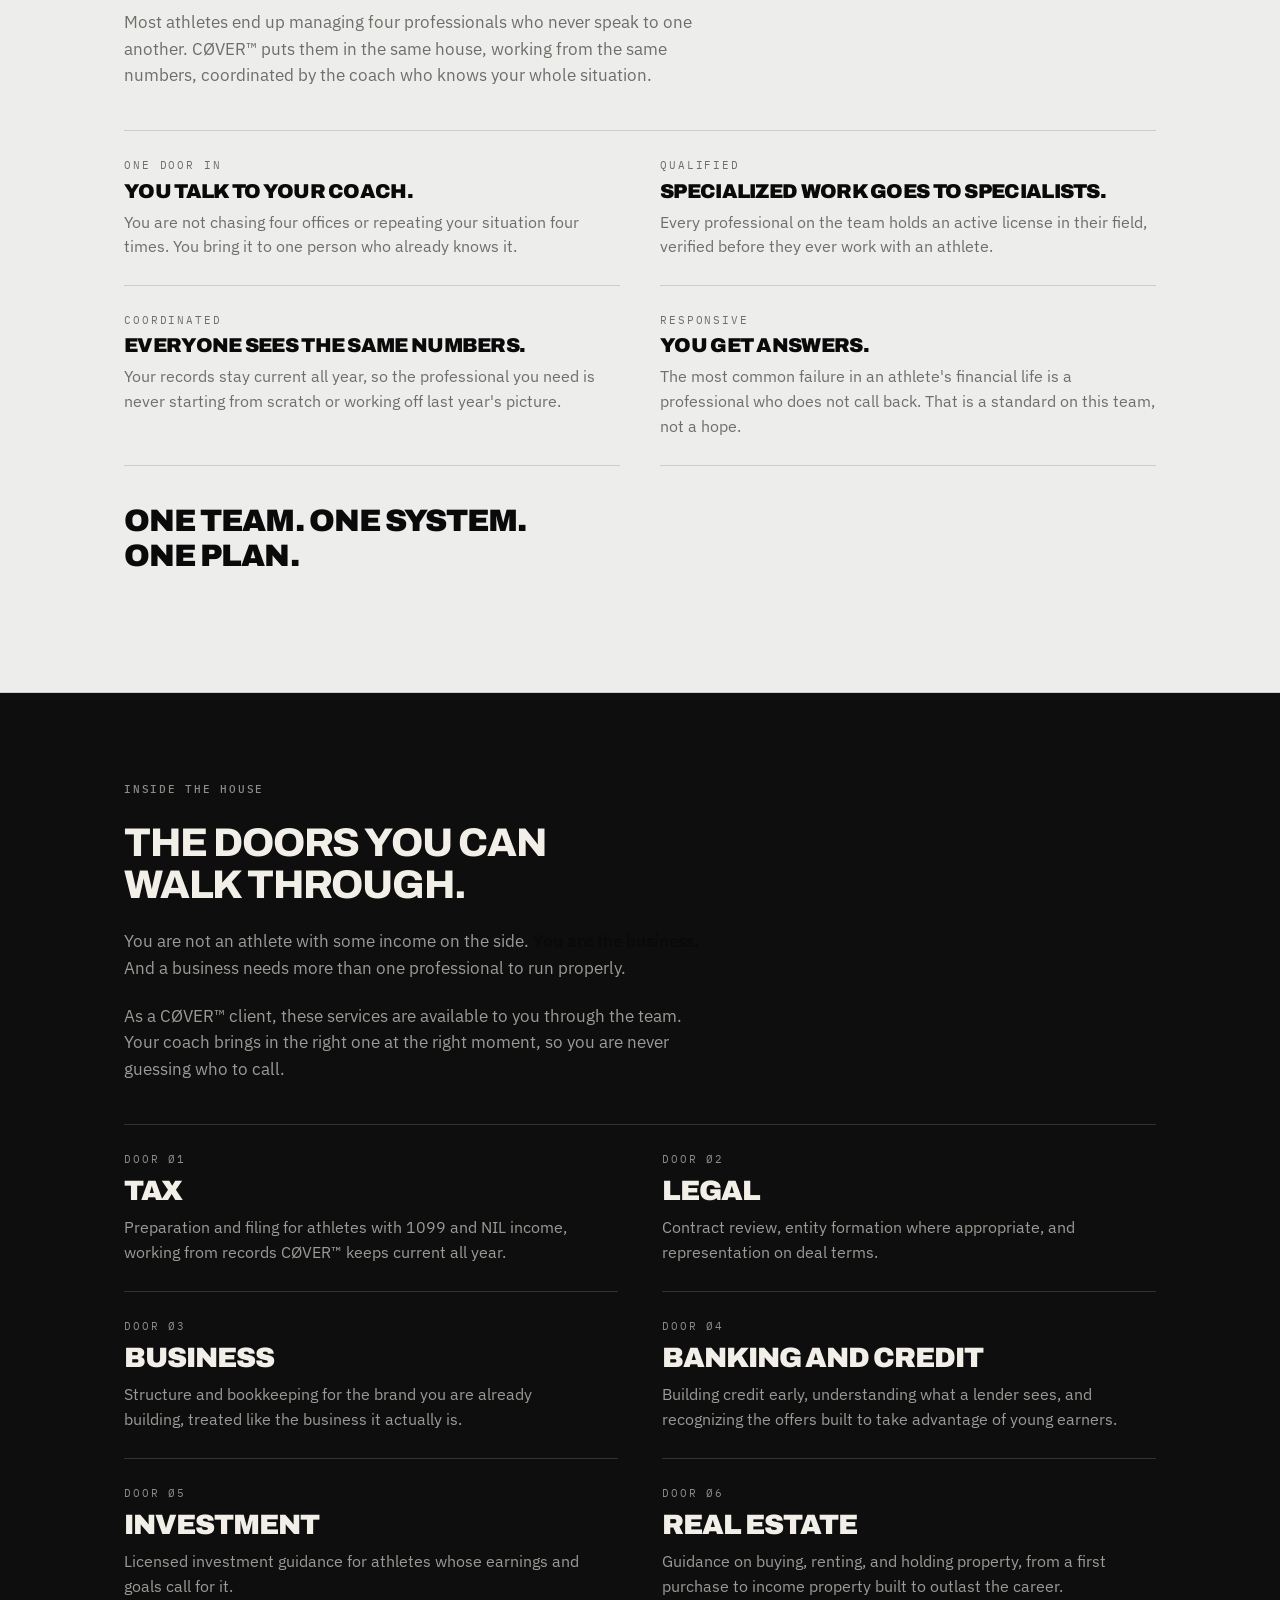
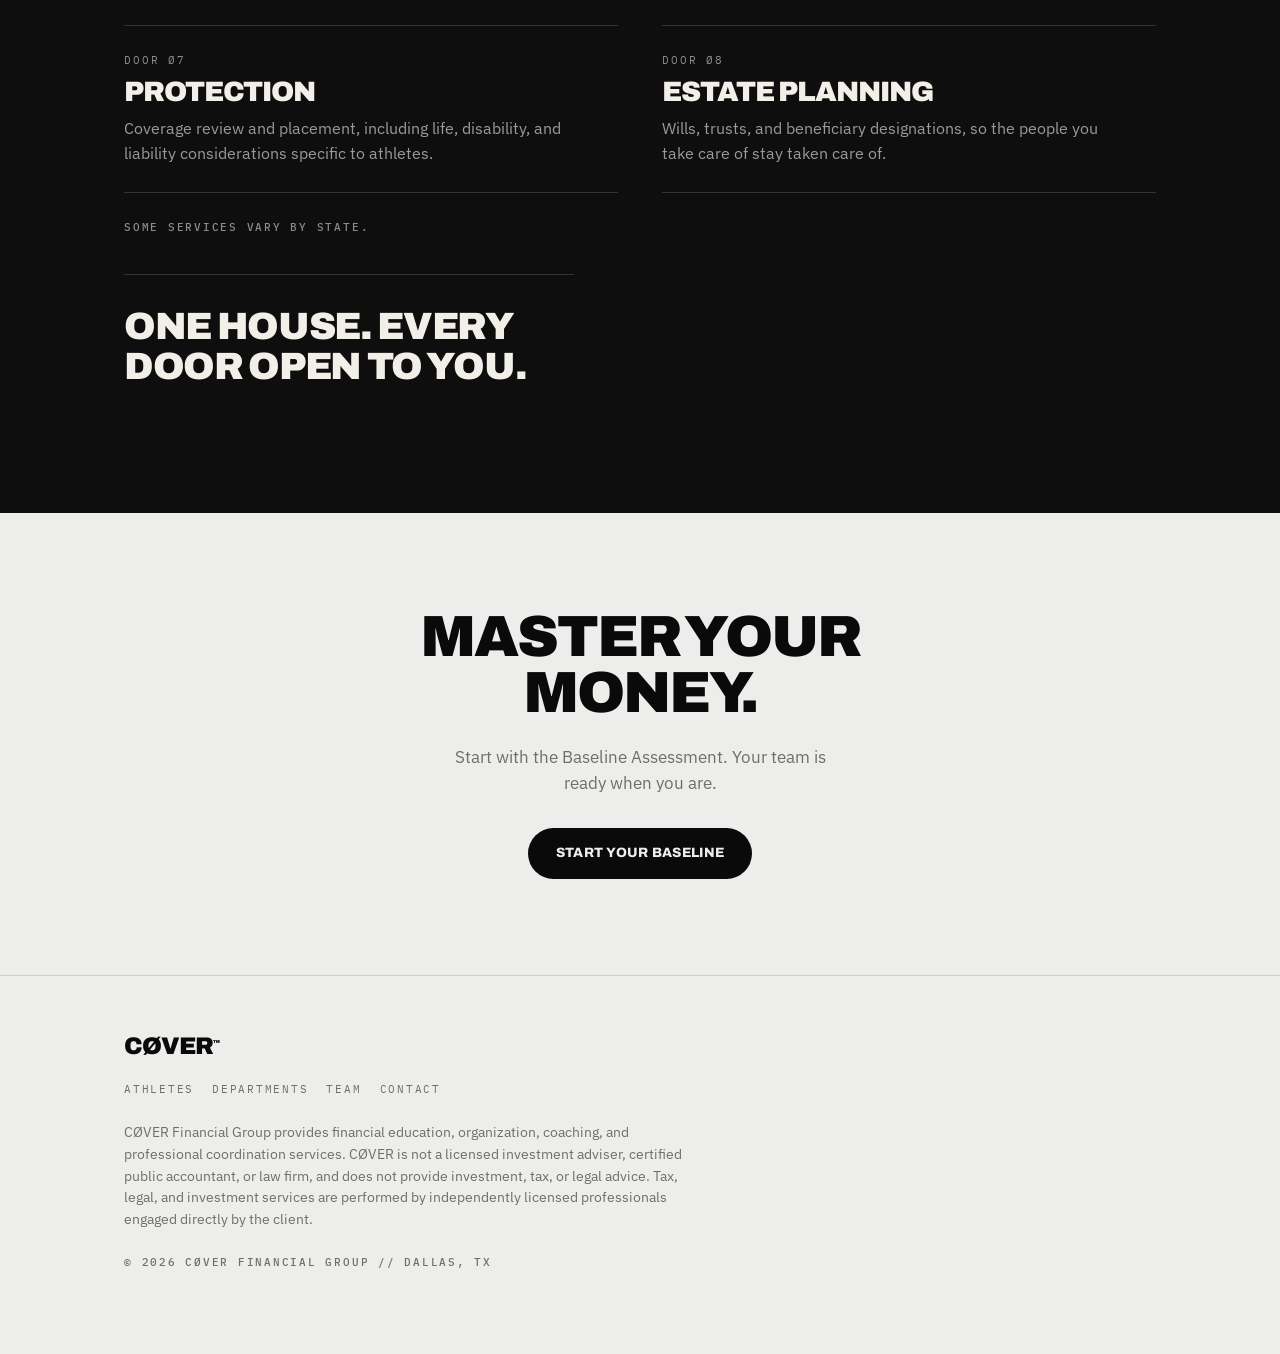
<file: team.html>
<!DOCTYPE html>
<html lang="en">
<head>
<meta charset="utf-8">
<meta name="viewport" content="width=device-width, initial-scale=1">
<title>The Team — CØVER™</title>
<meta name="description" content="One roof, many doors. CØVER coaches the athlete and brings licensed specialists in tax, legal, investment, and protection to the same table.">
<link rel="preconnect" href="https://fonts.googleapis.com">
<link rel="preconnect" href="https://fonts.gstatic.com" crossorigin>
<link href="https://fonts.googleapis.com/css2?family=Archivo:wght@600;800;900&family=IBM+Plex+Mono:wght@400;500&family=IBM+Plex+Sans:wght@400;500;600&display=swap" rel="stylesheet">
<link rel="stylesheet" href="site.css">
</head>
<body>

<nav class="nav">
  <div class="wrap">
    <a class="brand" href="index.html">CØVER<sup>™</sup></a>
    <a class="link" href="index.html">Athletes</a>
    <a class="link" href="departments.html">Departments</a>
    <a class="link" href="team.html">Team</a>
    <a class="link" href="contact.html">Contact</a>
    <a class="navcta" href="#" data-book>Book a Call</a>
  </div>
</nav>

<header class="hero">
  <div class="wrap">
    <p class="spec eyebrow" style="color:var(--dimmer)">The Team // One Roof</p>
    <h1>Everything an athlete needs, under one roof.</h1>
    <p class="sub">CØVER™ is one team built around the athlete. Your coach holds the whole picture, and the specialists you need are already in the house.</p>
    <div class="btns"><a class="cta" href="#" data-book>Book a Call</a></div>
  </div>
</header>

<section class="sec">
  <div class="wrap founder rv">
    <div>
      <p class="spec eyebrow">Leading The Team</p>
      <h2 class="lede" style="max-width:14ch">D'Andre Payne</h2>
      <p class="spec" style="margin:14px 0 0">Founder</p>
      <ul class="creds">
        <li>Former NFL DB</li>
        <li>Former Division I Player</li>
        <li>Former Division I Coach</li>
      </ul>
      <p class="body">Coach Payne holds the whole picture. He teaches the mechanics, runs the numbers monthly, keeps the athlete accountable to the plan, and brings in the right specialist at the right time.</p>
      <p class="body">He built CØVER™ for the athlete he used to be: someone who got the check before anyone handed him a plan.</p>
      <p class="pull">I covered receivers for a living. <span>Now I cover your financial future.</span></p>
    </div>
    <div class="shots">
      <div class="shot"><span>IMG Ø1 // FIELD</span></div>
      <div class="shot"><span>IMG Ø2 // NFL</span></div>
      <div class="shot"><span>IMG Ø3 // SIDELINE</span></div>
    </div>
  </div>
</section>

<section class="sec">
  <div class="wrap rv">
    <p class="spec eyebrow">How It Works</p>
    <h2 class="lede">One roof. Many doors.</h2>
    <p class="body">Most athletes end up managing four professionals who never speak to one another. CØVER™ puts them in the same house, working from the same numbers, coordinated by the coach who knows your whole situation.</p>
    <div class="crew">
      <div class="seat">
        <span class="role">One Door In</span>
        <h3>You talk to your coach.</h3>
        <p>You are not chasing four offices or repeating your situation four times. You bring it to one person who already knows it.</p>
      </div>
      <div class="seat">
        <span class="role">Qualified</span>
        <h3>Specialized work goes to specialists.</h3>
        <p>Every professional on the team holds an active license in their field, verified before they ever work with an athlete.</p>
      </div>
      <div class="seat">
        <span class="role">Coordinated</span>
        <h3>Everyone sees the same numbers.</h3>
        <p>Your records stay current all year, so the professional you need is never starting from scratch or working off last year's picture.</p>
      </div>
      <div class="seat">
        <span class="role">Responsive</span>
        <h3>You get answers.</h3>
        <p>The most common failure in an athlete's financial life is a professional who does not call back. That is a standard on this team, not a hope.</p>
      </div>
    </div>
    <p class="oneline">One team. One system. One plan.</p>
  </div>
</section>

<section class="band">
  <div class="wrap rv">
    <p class="spec eyebrow">Inside The House</p>
    <h2 class="lede">The doors you can walk through.</h2>
    <p class="body">You are not an athlete with some income on the side. <strong>You are the business.</strong> And a business needs more than one professional to run properly.</p>
    <p class="body">As a CØVER™ client, these services are available to you through the team. Your coach brings in the right one at the right moment, so you are never guessing who to call.</p>
    <div class="rooms">
      <div class="room">
        <span class="door">Door Ø1</span>
        <h3>Tax</h3>
        <p>Preparation and filing for athletes with 1099 and NIL income, working from records CØVER™ keeps current all year.</p>
      </div>
      <div class="room">
        <span class="door">Door Ø2</span>
        <h3>Legal</h3>
        <p>Contract review, entity formation where appropriate, and representation on deal terms.</p>
      </div>
      <div class="room">
        <span class="door">Door Ø3</span>
        <h3>Business</h3>
        <p>Structure and bookkeeping for the brand you are already building, treated like the business it actually is.</p>
      </div>
      <div class="room">
        <span class="door">Door Ø4</span>
        <h3>Banking and Credit</h3>
        <p>Building credit early, understanding what a lender sees, and recognizing the offers built to take advantage of young earners.</p>
      </div>
      <div class="room">
        <span class="door">Door Ø5</span>
        <h3>Investment</h3>
        <p>Licensed investment guidance for athletes whose earnings and goals call for it.</p>
      </div>
      <div class="room">
        <span class="door">Door Ø6</span>
        <h3>Real Estate</h3>
        <p>Guidance on buying, renting, and holding property, from a first purchase to income property built to outlast the career.</p>
      </div>
      <div class="room">
        <span class="door">Door Ø7</span>
        <h3>Protection</h3>
        <p>Coverage review and placement, including life, disability, and liability considerations specific to athletes.</p>
      </div>
      <div class="room">
        <span class="door">Door Ø8</span>
        <h3>Estate Planning</h3>
        <p>Wills, trusts, and beneficiary designations, so the people you take care of stay taken care of.</p>
      </div>
    </div>
    <p class="spec" style="margin-top:26px;color:var(--dimmer)">Some services vary by state.</p>
    <p class="stamp">One house. Every door open to you.</p>
  </div>
</section>

<section class="close">
  <div class="wrap rv">
    <h2>Master your money.</h2>
    <p>Start with the Baseline Assessment. Your team is ready when you are.</p>
    <div class="btns"><a class="cta" href="#" data-book>Start Your Baseline</a></div>
  </div>
</section>

<footer>
  <div class="wrap">
    <div class="foot-mark">CØVER<sup style="font-size:.3em;vertical-align:super">™</sup></div>
    <div class="foot-nav">
      <a href="index.html">Athletes</a>
      <a href="departments.html">Departments</a>
      <a href="team.html">Team</a>
      <a href="contact.html">Contact</a>
    </div>
    <p class="disc">CØVER Financial Group provides financial education, organization, coaching, and professional coordination services. CØVER is not a licensed investment adviser, certified public accountant, or law firm, and does not provide investment, tax, or legal advice. Tax, legal, and investment services are performed by independently licensed professionals engaged directly by the client.</p>
    <p class="spec" style="margin-top:24px">© 2026 CØVER Financial Group // Dallas, TX</p>
  </div>
</footer>

<script src="site.js"></script>
</body>
</html>
</file>
<file: site.css>
/* ============================================
   CØVER Financial Group — site styles
   Palette, type and spacing tokens live here.
   ============================================ */

:root{
  --ink:#0A0A0A;
  --band:#0E0E0E;
  --paper:#EDEDEB;
  --ivory:#F2EFE9;
  --steel:#6E6E6B;
  --bg:var(--paper);
  --fg:var(--ink);
  --muted:var(--steel);
  --rule:rgba(10,10,10,.14);
  --card:rgba(10,10,10,.035);
  --dim:#9A9A96;
  --dimmer:#8C8C88;
  --onband:rgba(242,239,233,.16);
}

*{box-sizing:border-box}
html{-webkit-text-size-adjust:100%;scroll-behavior:smooth}
body{
  margin:0;background:var(--bg);color:var(--fg);
  font-family:"IBM Plex Sans",system-ui,-apple-system,sans-serif;
  font-size:17px;line-height:1.55;
}
img{max-width:100%;display:block}
.wrap{max-width:1080px;margin:0 auto;padding:0 24px}
h1,h2,h3{
  font-family:Archivo,system-ui,sans-serif;font-weight:900;
  letter-spacing:-.035em;line-height:.95;margin:0;text-transform:uppercase;
}
.spec{
  font-family:"IBM Plex Mono",monospace;font-size:11px;font-weight:500;
  letter-spacing:.16em;text-transform:uppercase;color:var(--muted);
}
.sr-only{position:absolute;width:1px;height:1px;overflow:hidden;clip:rect(0 0 0 0)}

/* ---------- nav ---------- */
.nav{background:var(--band);color:var(--ivory);border-bottom:1px solid var(--onband)}
.nav .wrap{display:flex;flex-wrap:wrap;align-items:center;gap:14px 26px;padding-top:16px;padding-bottom:16px}
.nav .brand{
  font-family:Archivo,sans-serif;font-weight:900;font-size:22px;letter-spacing:-.045em;
  color:var(--ivory);text-decoration:none;margin-right:auto;
}
.nav .brand sup{font-size:.3em;vertical-align:super}
.nav a.link{
  font-family:"IBM Plex Mono",monospace;font-size:11px;letter-spacing:.16em;
  text-transform:uppercase;color:var(--dimmer);text-decoration:none;
}
.nav a.link:hover,.nav a.link[aria-current="page"]{color:var(--ivory)}
.nav a.navcta{
  font-family:Archivo,sans-serif;font-weight:800;font-size:12px;letter-spacing:.02em;
  text-transform:uppercase;background:var(--ivory);color:#0A0A0A;
  padding:10px 18px;border-radius:999px;text-decoration:none;
}
.nav a:focus-visible{outline:2px solid var(--ivory);outline-offset:3px}

/* ---------- hero ---------- */
.hero{background:var(--band);color:var(--ivory);padding:84px 0 64px}
.hero h1{font-size:clamp(29px,6vw,58px);line-height:1;max-width:17ch;margin:26px 0 0}
.hero h1 em{font-style:normal;color:var(--dimmer)}
.hero .sub{color:var(--dim);max-width:48ch;margin:24px 0 0;font-size:16.5px}
.hero .roof{
  font-family:Archivo,sans-serif;font-weight:900;font-size:clamp(19px,3.4vw,28px);
  letter-spacing:-.03em;text-transform:uppercase;line-height:1.1;margin:22px 0 0;
}
.btns{display:flex;flex-wrap:wrap;gap:12px;margin-top:32px}
.cta{
  display:inline-block;padding:15px 28px;border-radius:999px;
  background:var(--ivory);color:#0A0A0A;text-decoration:none;
  font-family:Archivo,sans-serif;font-weight:800;font-size:13.5px;
  letter-spacing:.02em;text-transform:uppercase;transition:transform .18s ease;
}
.cta:hover{transform:translateY(-2px)}
.cta.ghost{background:transparent;color:var(--ivory);border:1px solid rgba(242,239,233,.35)}
.cta:focus-visible{outline:2px solid var(--ivory);outline-offset:3px}

/* ---------- ticker ---------- */
.ticker{background:var(--band);border-top:1px solid var(--onband);border-bottom:1px solid var(--onband);overflow:hidden;white-space:nowrap}
.ticker .run{display:inline-block;padding:13px 0;animation:slide 34s linear infinite}
.ticker span{font-family:"IBM Plex Mono",monospace;font-size:11px;letter-spacing:.2em;color:var(--dimmer);text-transform:uppercase;padding:0 26px}
@keyframes slide{from{transform:translateX(0)}to{transform:translateX(-50%)}}

/* ---------- generic sections ---------- */
.sec{padding:88px 0;border-bottom:1px solid var(--rule)}
.sec:last-of-type{border-bottom:0}
.eyebrow{margin:0 0 24px}
.lede{
  font-family:Archivo,sans-serif;font-weight:800;letter-spacing:-.03em;
  font-size:clamp(24px,4.4vw,40px);line-height:1.05;max-width:20ch;text-transform:uppercase;
}
.body{max-width:58ch;margin:22px 0 0;color:var(--muted)}
.body strong{color:var(--fg);font-weight:600}
.band{background:var(--band);color:var(--ivory);padding:88px 0}
.band .lede{color:var(--ivory)}
.band .eyebrow{color:var(--dimmer)}
.band .body{color:var(--dim)}

/* ---------- founder ---------- */
.founder{display:grid;grid-template-columns:1fr;gap:34px}
.shots{display:grid;grid-template-columns:repeat(3,1fr);gap:10px}
.shot{aspect-ratio:3/4;border-radius:10px;background:var(--card);border:1px solid var(--rule);
  display:flex;align-items:flex-end;padding:12px;overflow:hidden}
.shot img{width:100%;height:100%;object-fit:cover;border-radius:10px}
.shot span{font-family:"IBM Plex Mono",monospace;font-size:9.5px;letter-spacing:.14em;color:var(--muted)}
.creds{display:flex;flex-wrap:wrap;gap:8px;margin:20px 0 0;padding:0;list-style:none}
.creds li{
  font-family:"IBM Plex Mono",monospace;font-size:10.5px;letter-spacing:.13em;
  text-transform:uppercase;border:1px solid var(--rule);border-radius:999px;
  padding:7px 13px;color:var(--muted);
}
.pull{
  margin:30px 0 0;padding-top:26px;border-top:1px solid var(--rule);
  font-family:Archivo,sans-serif;font-weight:800;font-size:clamp(19px,3.2vw,26px);
  letter-spacing:-.03em;line-height:1.15;max-width:20ch;
}
.pull span{color:var(--muted)}

/* ---------- the long game ---------- */
.stages{margin-top:46px;border-top:1px solid var(--onband)}
.stage{padding:26px 0;border-bottom:1px solid var(--onband);display:grid;grid-template-columns:1fr;gap:10px}
.stage .verb{
  font-family:Archivo,sans-serif;font-weight:900;font-size:clamp(22px,4.6vw,30px);
  letter-spacing:-.03em;text-transform:uppercase;color:var(--ivory);line-height:1;
}
.stage h3{font-family:Archivo,sans-serif;font-weight:800;font-size:clamp(18px,3.2vw,23px);
  letter-spacing:-.025em;line-height:1.12;text-transform:none;color:var(--ivory)}
.stage p{margin:0;color:var(--dim);font-size:15.5px;max-width:46ch}
.stamp{
  margin-top:38px;padding-top:32px;border-top:1px solid var(--onband);
  font-family:Archivo,sans-serif;font-weight:900;font-size:clamp(23px,4.4vw,38px);
  letter-spacing:-.035em;text-transform:uppercase;line-height:1.06;max-width:18ch;
}

/* ---------- ladder ---------- */
.ladder{margin-top:42px;border-top:1px solid var(--rule)}
.rung{display:grid;grid-template-columns:60px 1fr;gap:18px;padding:28px 0;border-bottom:1px solid var(--rule)}
.rung .num{font-family:Archivo,sans-serif;font-weight:900;font-size:28px;letter-spacing:-.04em;color:var(--muted)}
.rung h3{font-size:22px;letter-spacing:-.03em}
.rung p{margin:10px 0 0;color:var(--muted);max-width:48ch;font-size:16px}
.price{
  display:inline-block;margin-top:14px;font-family:"IBM Plex Mono",monospace;
  font-size:11px;letter-spacing:.14em;padding:6px 11px;border-radius:4px;
  border:1px dashed var(--rule);color:var(--muted);
}
.tierbox{margin-top:38px;padding:26px;border:1px solid var(--rule);border-radius:12px;background:var(--card)}
.tierbox h3{font-size:19px;letter-spacing:-.02em}
.tierbox p{margin:10px 0 0;color:var(--muted);font-size:16px;max-width:52ch}

/* ---------- firewall table ---------- */
.fw{margin-top:42px;border:1px solid var(--rule);border-radius:14px;overflow:hidden}
.fw-head{padding:18px 22px;border-bottom:1px solid var(--rule);background:var(--card)}
.fw-cols{display:grid;grid-template-columns:1fr}
.fw-col{padding:26px 22px}
.fw-col+.fw-col{border-top:1px solid var(--rule)}
.fw-col h3{font-size:15px;letter-spacing:.02em;margin-bottom:16px}
.fw-col ul{margin:0;padding:0;list-style:none}
.fw-col li{padding:10px 0;border-top:1px solid var(--rule);font-size:15.5px;color:var(--muted)}
.fw-col li:first-child{border-top:0}
.fw-yes li::before{content:"✓";display:inline-block;width:22px;color:var(--fg);font-weight:600}
.fw-no li::before{content:"✕";display:inline-block;width:22px;color:var(--muted)}
.fw-no{background:var(--card)}
.fw-note{padding:18px 22px;border-top:1px solid var(--rule);font-size:14.5px;color:var(--muted)}
.oneline{
  margin-top:38px;font-family:Archivo,sans-serif;font-weight:900;
  font-size:clamp(20px,3.6vw,31px);letter-spacing:-.03em;text-transform:uppercase;
  line-height:1.12;max-width:22ch;
}

/* ---------- steps row (departments long game) ---------- */
.steps{display:grid;grid-template-columns:1fr;margin-top:46px;border-top:1px solid var(--onband)}
.step{padding:24px 0;border-bottom:1px solid var(--onband)}
.step .verb{
  font-family:Archivo,sans-serif;font-weight:900;font-size:clamp(26px,6vw,33px);
  letter-spacing:-.04em;text-transform:uppercase;line-height:.95;display:block;
}
.step p{margin:12px 0 0;color:var(--dim);font-size:15.5px;max-width:34ch}
.note{margin-top:38px;padding-top:30px;border-top:1px solid var(--onband)}
.note p{
  font-family:Archivo,sans-serif;font-weight:900;font-size:clamp(19px,3.4vw,29px);
  letter-spacing:-.03em;text-transform:uppercase;line-height:1.12;max-width:24ch;margin:0;
}
.note .sub2{
  font-family:"IBM Plex Sans",sans-serif;font-weight:400;text-transform:none;
  font-size:16px;letter-spacing:0;color:var(--dim);max-width:50ch;margin-top:16px;
}

/* ---------- tiers / rates / timeline ---------- */
.tiers{margin-top:38px;border-top:1px solid var(--rule)}
.tier{display:grid;grid-template-columns:52px 1fr;gap:16px;padding:26px 0;border-bottom:1px solid var(--rule)}
.tier .num{font-family:Archivo,sans-serif;font-weight:900;font-size:26px;letter-spacing:-.04em;color:var(--muted)}
.tier h3{font-size:20px}
.tier p{margin:9px 0 0;color:var(--muted);max-width:50ch;font-size:16px}
.tier .who{
  display:inline-block;margin-top:12px;font-family:"IBM Plex Mono",monospace;
  font-size:10.5px;letter-spacing:.14em;text-transform:uppercase;color:var(--muted);
  border:1px solid var(--rule);border-radius:999px;padding:6px 12px;
}
.rate{margin-top:38px;border:1px solid var(--rule);border-radius:14px;overflow:hidden}
.rate-row{display:grid;grid-template-columns:1fr auto;gap:16px;align-items:center;padding:20px 22px;border-top:1px solid var(--rule)}
.rate-row:first-child{border-top:0;background:var(--card)}
.rate-row .qty{font-family:"IBM Plex Mono",monospace;font-size:12px;letter-spacing:.14em;text-transform:uppercase}
.rate-row .amt{font-family:Archivo,sans-serif;font-weight:900;font-size:24px;letter-spacing:-.03em}
.rate-row .amt.sm{font-family:"IBM Plex Sans",sans-serif;font-weight:600;font-size:16px;letter-spacing:0}
a.inline{color:var(--fg);text-decoration:underline;text-underline-offset:3px}
.tl{margin-top:38px;border-left:1px solid var(--rule);padding-left:24px}
.tl-item{padding:0 0 28px;position:relative}
.tl-item::before{content:"";position:absolute;left:-29px;top:7px;width:9px;height:9px;border-radius:50%;background:var(--fg)}
.tl-item h3{font-size:17px;letter-spacing:-.02em}
.tl-item p{margin:8px 0 0;color:var(--muted);font-size:15.5px;max-width:48ch}

/* ---------- team / rooms ---------- */
.rooms{margin-top:42px;display:grid;grid-template-columns:1fr;gap:0;border-top:1px solid var(--rule)}
.room{padding:26px 0;border-bottom:1px solid var(--rule)}
.room .door{font-family:"IBM Plex Mono",monospace;font-size:10.5px;letter-spacing:.18em;
  text-transform:uppercase;color:var(--muted);display:block;margin-bottom:10px}
.room h3{font-family:Archivo,sans-serif;font-weight:900;font-size:clamp(22px,4.4vw,28px);
  letter-spacing:-.035em;text-transform:uppercase;line-height:1}
.room p{margin:10px 0 0;color:var(--muted);font-size:16px;max-width:46ch}
.band .rooms{border-top-color:var(--onband)}
.band .room{border-bottom-color:var(--onband)}
.band .room h3{color:var(--ivory)}
.band .room p{color:var(--dim)}
.band .room .door{color:var(--dimmer)}
.room .qual{display:block;margin-top:10px;font-family:"IBM Plex Mono",monospace;
  font-size:10px;letter-spacing:.14em;text-transform:uppercase;color:var(--muted)}
.band .room .qual{color:var(--dimmer)}


.crew,.bench{margin-top:42px;display:grid;grid-template-columns:1fr;gap:0;border-top:1px solid var(--rule)}
.seat{padding:26px 0;border-bottom:1px solid var(--rule)}
.seat .role{font-family:"IBM Plex Mono",monospace;font-size:10.5px;letter-spacing:.18em;text-transform:uppercase;color:var(--muted);display:block;margin-bottom:8px}
.seat h3{font-size:20px}
.seat p{margin:9px 0 0;color:var(--muted);font-size:16px;max-width:50ch}
.seat .status{
  display:inline-block;margin-top:12px;font-family:"IBM Plex Mono",monospace;font-size:10px;
  letter-spacing:.14em;text-transform:uppercase;color:var(--muted);
  border:1px dashed var(--rule);border-radius:4px;padding:5px 10px;
}
.principle{margin-top:38px;padding:26px;border:1px solid var(--rule);border-radius:12px;background:var(--card)}
.principle h3{font-size:19px;letter-spacing:-.02em}
.principle p{margin:10px 0 0;color:var(--muted);font-size:16px;max-width:54ch}

/* ---------- contact ---------- */
.contact{display:grid;grid-template-columns:1fr;gap:34px;margin-top:38px}
.cbox{padding:26px;border:1px solid var(--rule);border-radius:12px}
.cbox h3{font-size:19px;letter-spacing:-.02em}
.cbox p{margin:10px 0 0;color:var(--muted);font-size:16px}
.cbox .cta{background:var(--fg);color:var(--bg);margin-top:18px}
.cbox a.mail{color:var(--fg);text-decoration:underline;text-underline-offset:3px}
.faq{margin-top:42px;border-top:1px solid var(--rule)}
.faq details{border-bottom:1px solid var(--rule);padding:20px 0}
.faq summary{
  font-family:Archivo,sans-serif;font-weight:800;font-size:17px;letter-spacing:-.02em;
  cursor:pointer;list-style:none;
}
.faq summary::-webkit-details-marker{display:none}
.faq summary::after{content:"+";float:right;color:var(--muted);font-weight:400}
.faq details[open] summary::after{content:"–"}
.faq p{margin:12px 0 0;color:var(--muted);font-size:16px;max-width:56ch}

/* ---------- closing ---------- */
.close{padding:96px 0;text-align:center}
.close h2{font-size:clamp(30px,6.2vw,58px);line-height:.97;max-width:16ch;margin:0 auto}
.close p{color:var(--muted);margin:22px auto 0;max-width:40ch}
.close .cta{background:var(--fg);color:var(--bg)}
.close .btns{justify-content:center}
.band.close h2{color:var(--ivory)}
.band.close p{color:var(--dim)}
.band.close .cta{background:var(--ivory);color:#0A0A0A}

/* ---------- footer ---------- */
footer{padding:52px 0 72px;border-top:1px solid var(--rule)}
.foot-mark{font-family:Archivo,sans-serif;font-weight:900;font-size:24px;letter-spacing:-.04em;margin-bottom:16px}
.foot-nav{display:flex;flex-wrap:wrap;gap:18px;margin-bottom:24px}
.foot-nav a{font-family:"IBM Plex Mono",monospace;font-size:11px;letter-spacing:.16em;
  text-transform:uppercase;color:var(--muted);text-decoration:none}
.foot-nav a:hover{color:var(--fg)}
.disc{color:var(--muted);font-size:13.5px;max-width:72ch;line-height:1.6}

/* ---------- reveal ---------- */
.rv{opacity:0;transform:translateY(16px);transition:opacity .7s ease,transform .7s ease}
.rv.in{opacity:1;transform:none}

/* ---------- responsive ---------- */
@media(min-width:820px){
  .hero{padding:120px 0 76px}
  .founder{grid-template-columns:1.05fr .95fr;gap:52px;align-items:start}
  .stage{grid-template-columns:200px 1fr;gap:30px;align-items:baseline}
  .rung{grid-template-columns:76px 1fr 200px;align-items:start}
  .rung .price{margin-top:0;justify-self:end}
  .fw-cols{grid-template-columns:1fr 1fr}
  .fw-col+.fw-col{border-top:0;border-left:1px solid var(--rule)}
  .steps{grid-template-columns:repeat(5,1fr);gap:22px;border-bottom:1px solid var(--onband)}
  .step{border-bottom:0;padding:28px 0}
  .tier{grid-template-columns:68px 1fr 210px;align-items:start}
  .tier .who{margin-top:0;justify-self:end}
  .crew,.bench{grid-template-columns:1fr 1fr;gap:0 40px}
  .rooms{grid-template-columns:1fr 1fr;gap:0 44px}
  .contact{grid-template-columns:1fr 1fr;gap:20px}
}
@media(prefers-reduced-motion:reduce){
  *{animation:none!important;transition:none!important}
  .rv{opacity:1;transform:none}
}
</file>
